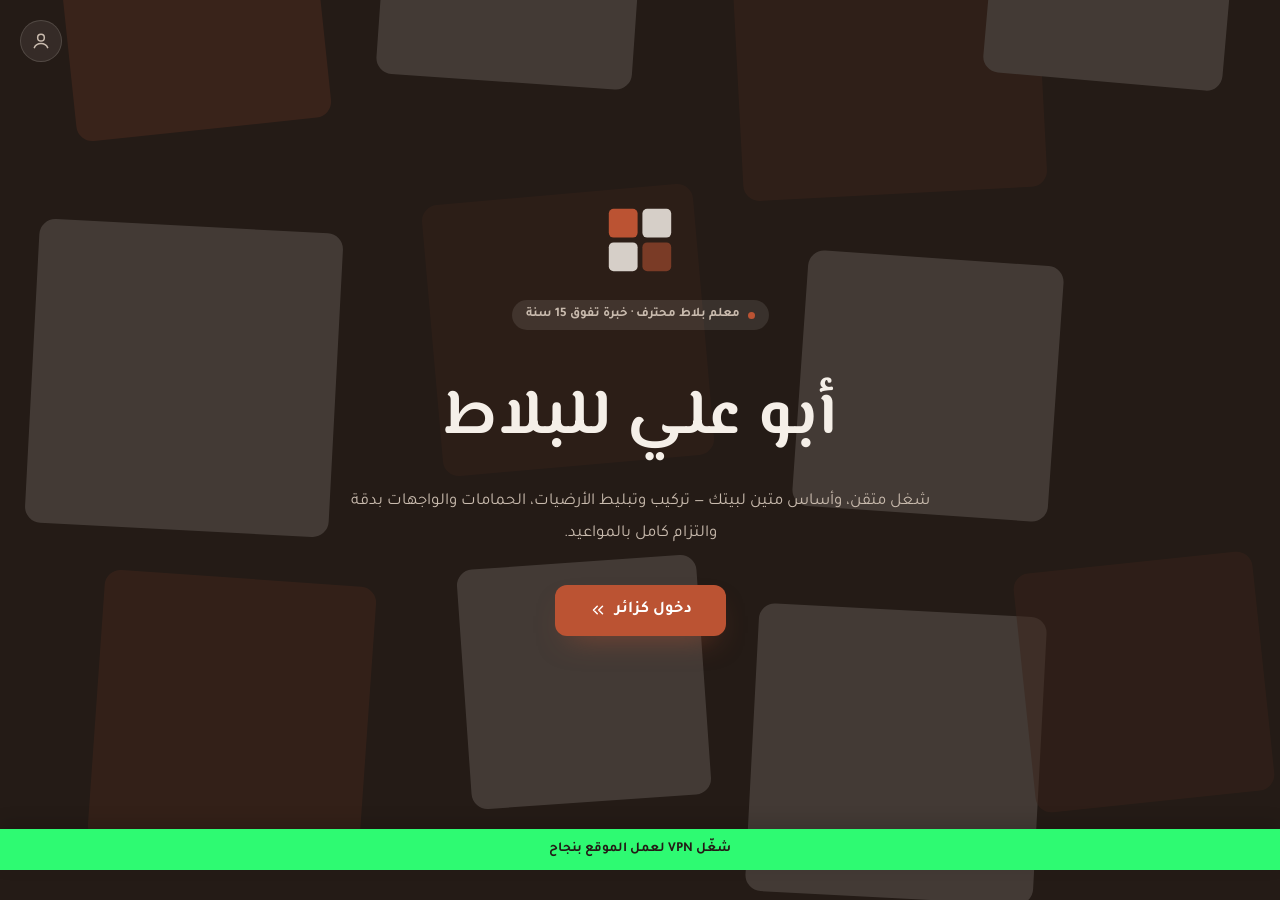
<file: index.html>
<!doctype html>
<html lang="ar" dir="rtl">
<head>
  <meta charset="UTF-8">
  <meta name="viewport" content="width=device-width, initial-scale=1.0">
  <title>أبو علي للبلاط | معلم بلاط محترف</title>
  <meta name="description" content="أبو علي للبلاط — تركيب وتبليط الأرضيات والحمامات والواجهات باحتراف، خبرة تفوق 15 سنة.">
  <link rel="stylesheet" href="css/style.css">
</head>
<body>

  <div class="splash-page">
    <svg class="splash-bg" viewBox="0 0 800 800" preserveAspectRatio="xMidYMid slice">
      <rect x="40" y="40" width="160" height="160" rx="10" style="fill:var(--accent)" transform="rotate(-6 120 120)"></rect>
      <rect x="240" y="10" width="160" height="160" rx="10" fill="#FBF7F2" transform="rotate(4 320 90)"></rect>
      <rect x="460" y="50" width="190" height="190" rx="10" style="fill:var(--accent)" opacity="0.55" transform="rotate(-3 555 145)"></rect>
      <rect x="620" y="20" width="150" height="150" rx="10" fill="#FBF7F2" transform="rotate(5 695 95)"></rect>
      <rect x="20" y="260" width="190" height="190" rx="10" fill="#FBF7F2" transform="rotate(3 115 355)"></rect>
      <rect x="270" y="240" width="170" height="170" rx="10" style="fill:var(--accent)" opacity="0.4" transform="rotate(-5 355 325)"></rect>
      <rect x="500" y="280" width="160" height="160" rx="10" fill="#FBF7F2" transform="rotate(4 580 360)"></rect>
      <rect x="60" y="480" width="170" height="170" rx="10" style="fill:var(--accent)" opacity="0.7" transform="rotate(4 145 565)"></rect>
      <rect x="290" y="470" width="150" height="150" rx="10" fill="#FBF7F2" transform="rotate(-4 365 545)"></rect>
      <rect x="470" y="500" width="180" height="180" rx="10" fill="#FBF7F2" transform="rotate(3 560 590)"></rect>
      <rect x="640" y="470" width="150" height="150" rx="10" style="fill:var(--accent)" opacity="0.5" transform="rotate(-6 715 545)"></rect>
    </svg>

    <button id="adminIconBtn" class="splash-admin-icon" type="button" aria-label="دخول كمدير" title="دخول كمدير">
      <svg width="20" height="20" viewBox="0 0 24 24" fill="none" stroke="currentColor" stroke-width="1.8" stroke-linecap="round" stroke-linejoin="round"><circle cx="12" cy="8" r="4"></circle><path d="M4 20c1.5-3.5 5-5 8-5s6.5 1.5 8 5"></path></svg>
    </button>

    <div class="splash-content reveal in-view">
      <svg class="splash-logo" width="72" height="72" viewBox="0 0 30 30" fill="none">
        <rect x="2" y="2" width="12" height="12" rx="2" style="fill:var(--accent)"></rect>
        <rect x="16" y="2" width="12" height="12" rx="2" fill="#F5EFE8" opacity="0.85"></rect>
        <rect x="2" y="16" width="12" height="12" rx="2" fill="#F5EFE8" opacity="0.85"></rect>
        <rect x="16" y="16" width="12" height="12" rx="2" style="fill:var(--accent)" opacity="0.55"></rect>
      </svg>

      <span class="badge-pill" style="background:rgba(245,239,232,0.1); color:var(--text-on-dark-mute);"><span class="dot"></span> معلم بلاط محترف · خبرة تفوق 15 سنة</span>

      <h1 class="splash-title">أبو علي للبلاط</h1>
      <p class="splash-tagline">شغل متقن، وأساس متين لبيتك — تركيب وتبليط الأرضيات، الحمامات والواجهات بدقة والتزام كامل بالمواعيد.</p>

      <a href="home.html" class="btn btn-primary splash-enter-btn">
        دخول كزائر
        <svg width="18" height="18" viewBox="0 0 24 24" fill="none" stroke="currentColor" stroke-width="2" stroke-linecap="round" stroke-linejoin="round"><path d="M11 17l-5-5 5-5M18 17l-5-5 5-5"></path></svg>
      </a>
    </div>

    <p class="vpn-banner">شغّل VPN لعمل الموقع بنجاح</p>
  </div>

  <div id="loginModal" class="modal-overlay" style="display:none;">
    <div class="modal-box">
      <h3>دخول المدير</h3>
      <form id="loginForm">
        <div class="form-field">
          <label for="loginUser">اسم المستخدم</label>
          <input id="loginUser" type="text" autocomplete="username" required>
        </div>
        <div class="form-field">
          <label for="loginPass">كلمة المرور</label>
          <input id="loginPass" type="password" autocomplete="current-password" required>
        </div>
        <div id="loginError" style="color:#B4231E; font-size:0.85rem; margin-bottom:10px; min-height:1.2em;"></div>
        <div style="display:flex; gap:10px;">
          <button type="submit" class="btn btn-primary" style="flex:1;">دخول</button>
          <button type="button" id="loginCancelBtn" class="btn btn-outline" style="flex:1;">إلغاء</button>
        </div>
      </form>
    </div>
  </div>

  <script src="js/script.js"></script>
</body>
</html>
</file>
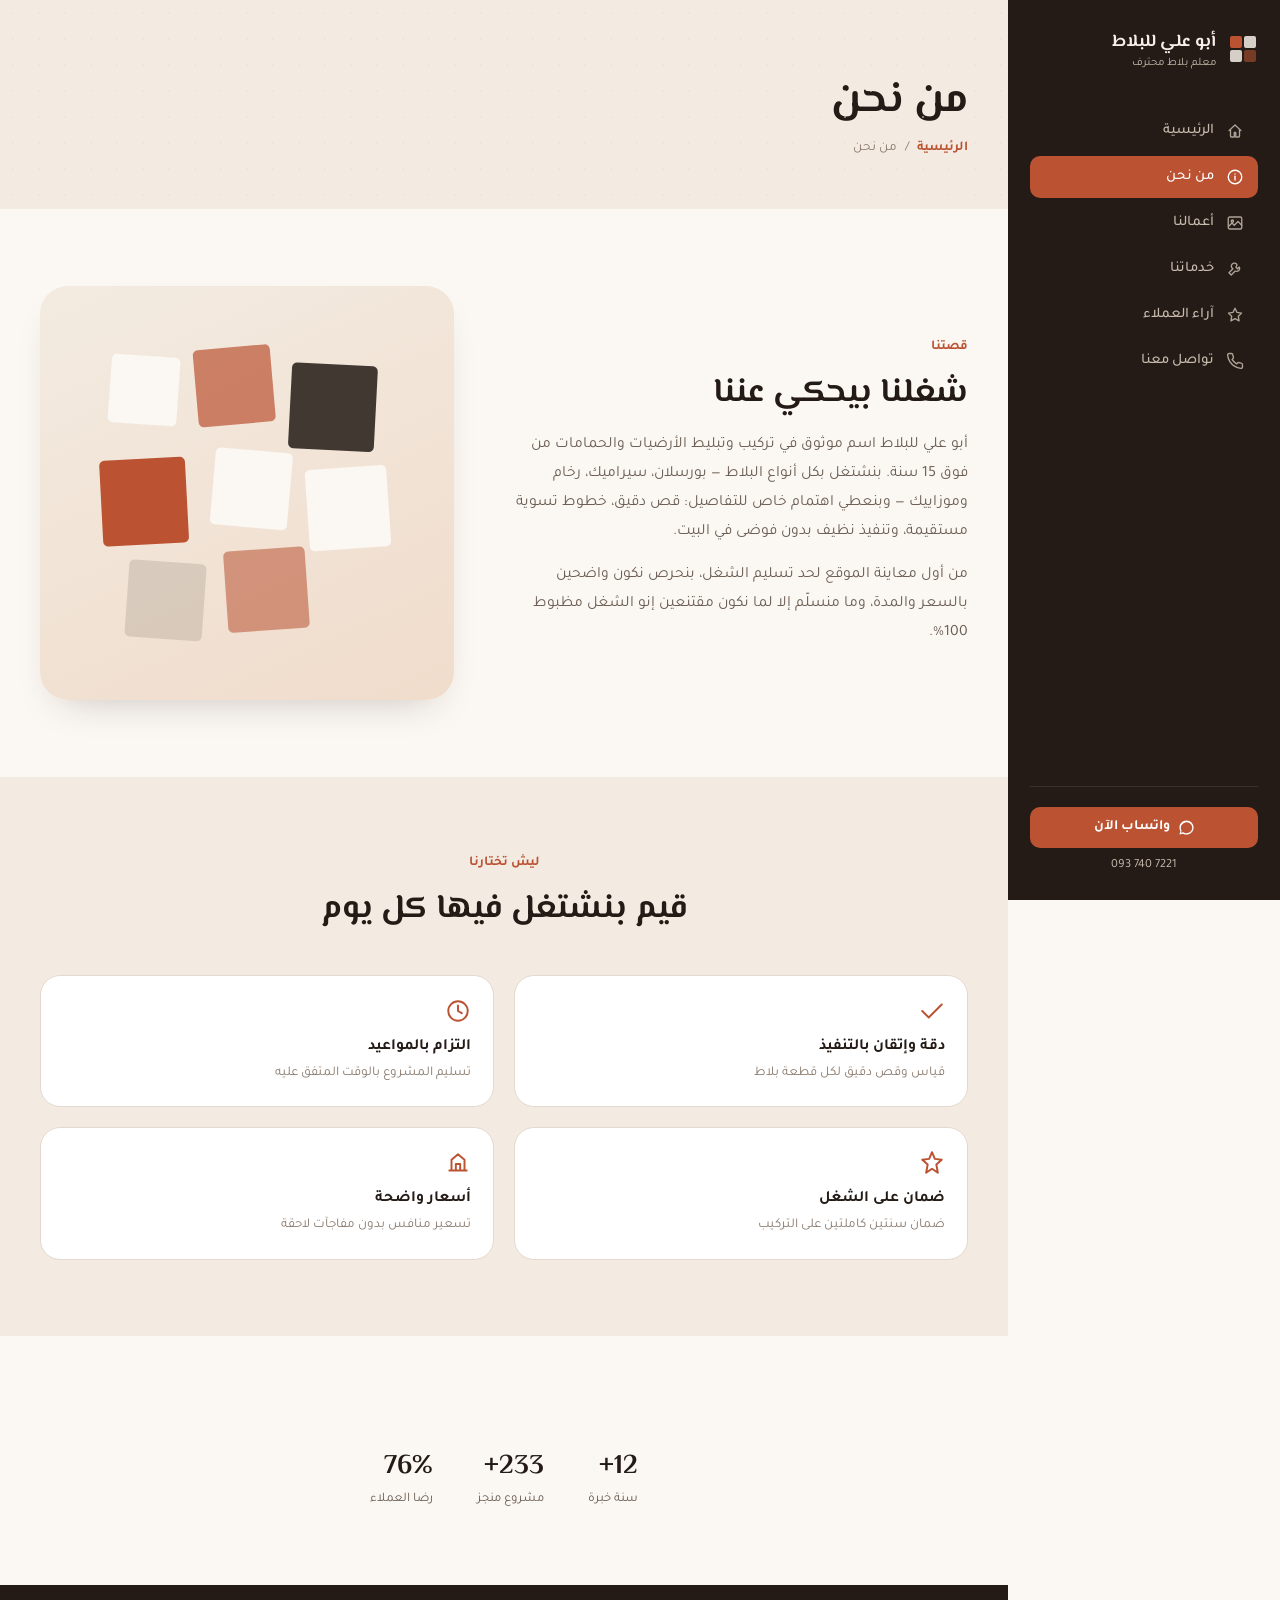
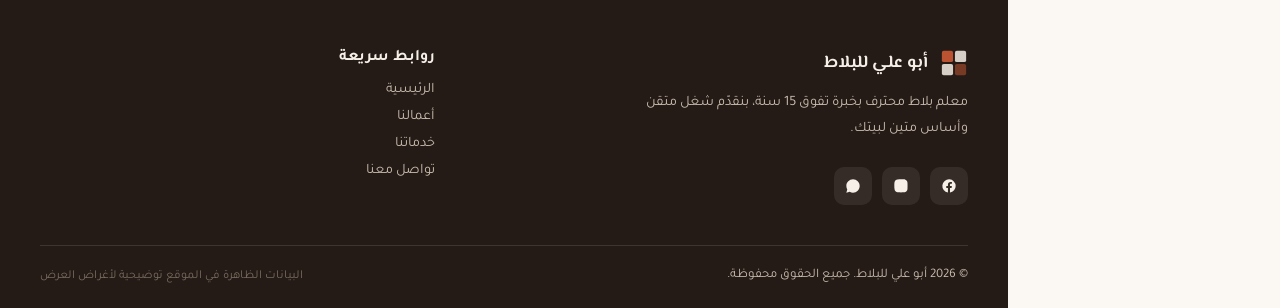
<file: about.html>
<!doctype html>
<html lang="ar" dir="rtl">
<head>
  <meta charset="UTF-8">
  <meta name="viewport" content="width=device-width, initial-scale=1.0">
  <title>من نحن | أبو علي للبلاط</title>
  <meta name="description" content="تعرّف على أبو علي للبلاط، معلم بلاط محترف بخبرة تفوق 15 سنة في تركيب وتبليط الأرضيات والحمامات والواجهات.">
  <link rel="stylesheet" href="css/style.css">
</head>
<body>

  <div class="layout">

    <!-- القائمة الجانبية -->
    <aside class="sidebar" id="sidebar">
      <a href="home.html" class="brand">
        <svg width="30" height="30" viewBox="0 0 30 30" fill="none">
          <rect x="2" y="2" width="12" height="12" rx="2" style="fill:var(--accent)"></rect>
          <rect x="16" y="2" width="12" height="12" rx="2" fill="#F5EFE8" opacity="0.85"></rect>
          <rect x="2" y="16" width="12" height="12" rx="2" fill="#F5EFE8" opacity="0.85"></rect>
          <rect x="16" y="16" width="12" height="12" rx="2" style="fill:var(--accent)" opacity="0.55"></rect>
        </svg>
        <span>
          <span class="brand-name">أبو علي للبلاط</span>
          <span class="brand-tag">معلم بلاط محترف</span>
        </span>
      </a>

      <nav class="sidebar-nav">
        <a href="home.html" class="nav-item">
          <svg width="18" height="18" viewBox="0 0 24 24" fill="none" stroke="currentColor" stroke-width="1.8" stroke-linecap="round" stroke-linejoin="round"><path d="M4 11.5L12 4l8 7.5"></path><path d="M6 10v9a1 1 0 0 0 1 1h4v-6h2v6h4a1 1 0 0 0 1-1v-9"></path></svg>
          الرئيسية
        </a>
        <a href="about.html" class="nav-item active">
          <svg width="18" height="18" viewBox="0 0 24 24" fill="none" stroke="currentColor" stroke-width="1.8" stroke-linecap="round" stroke-linejoin="round"><circle cx="12" cy="12" r="9"></circle><path d="M12 11v5"></path><path d="M12 8h.01"></path></svg>
          من نحن
        </a>
        <a href="gallery.html" class="nav-item">
          <svg width="18" height="18" viewBox="0 0 24 24" fill="none" stroke="currentColor" stroke-width="1.8" stroke-linecap="round" stroke-linejoin="round"><rect x="3" y="4" width="18" height="16" rx="2"></rect><circle cx="8.5" cy="9.5" r="1.5"></circle><path d="M21 15l-5-5-5 5-3-3-4 4"></path></svg>
          أعمالنا
        </a>
        <a href="services.html" class="nav-item">
          <svg width="18" height="18" viewBox="0 0 24 24" fill="none" stroke="currentColor" stroke-width="1.8" stroke-linecap="round" stroke-linejoin="round"><path d="M14.7 6.3a4 4 0 1 0-5.4 5.4L4 17l3 3 5.3-5.3a4 4 0 0 0 5.4-5.4l-2.4 2.4-2-2z"></path></svg>
          خدماتنا
        </a>
        <a href="testimonials.html" class="nav-item">
          <svg width="18" height="18" viewBox="0 0 24 24" fill="none" stroke="currentColor" stroke-width="1.8" stroke-linecap="round" stroke-linejoin="round"><path d="M12 3l2.7 5.6 6.1.9-4.4 4.3 1 6.1L12 16.9 6.6 19.9l1-6.1L3.2 9.5l6.1-.9z"></path></svg>
          آراء العملاء
        </a>
        <a href="contact.html" class="nav-item">
          <svg width="18" height="18" viewBox="0 0 24 24" fill="none" stroke="currentColor" stroke-width="1.8" stroke-linecap="round" stroke-linejoin="round"><path d="M22 16.92v3a2 2 0 0 1-2.18 2 19.79 19.79 0 0 1-8.63-3.07 19.5 19.5 0 0 1-6-6 19.79 19.79 0 0 1-3.07-8.67A2 2 0 0 1 4.11 2h3a2 2 0 0 1 2 1.72c.127.96.362 1.903.7 2.81a2 2 0 0 1-.45 2.11L8.09 9.91a16 16 0 0 0 6 6l1.27-1.27a2 2 0 0 1 2.11-.45c.907.338 1.85.573 2.81.7A2 2 0 0 1 22 16.92z"></path></svg>
          تواصل معنا
        </a>
      </nav>

      <div class="sidebar-bottom">
        <a href="https://wa.me/963937407221" target="_blank" rel="noopener" class="whatsapp-btn">
          <svg width="17" height="17" viewBox="0 0 24 24" fill="#fff"><path d="M12.02 2C6.5 2 2.02 6.48 2.02 12c0 1.85.5 3.58 1.36 5.07L2 22l5.08-1.33A9.96 9.96 0 0 0 12.02 22c5.52 0 10-4.48 10-10S17.54 2 12.02 2zm0 18.1c-1.65 0-3.2-.46-4.52-1.26l-.32-.19-3.02.79.8-2.94-.21-.31A8.1 8.1 0 1 1 20.12 12c0 4.47-3.63 8.1-8.1 8.1z"></path></svg>
          واتساب الآن
        </a>
        <span class="phone-note">093 740 7221</span>
      </div>
    </aside>

    <button class="menu-toggle" id="menuToggle" aria-label="فتح القائمة">
      <svg width="20" height="20" viewBox="0 0 24 24" fill="none" stroke="currentColor" stroke-width="2" stroke-linecap="round"><path d="M3 6h18M3 12h18M3 18h18"></path></svg>
    </button>
    <div class="overlay" id="overlay"></div>

    <!-- المحتوى -->
    <main class="main-content">

      <div class="page-hero">
        <div class="container">
          <h1 class="hero-title" style="font-size:clamp(1.8rem,3.4vw,2.6rem);">من نحن</h1>
          <div class="breadcrumb"><a href="home.html">الرئيسية</a><span>/</span><span>من نحن</span></div>
        </div>
      </div>

      <section class="section">
        <div class="container hero-grid">
          <div class="reveal">
            <span class="eyebrow">قصتنا</span>
            <h2 class="section-title">شغلنا بيحكي عننا</h2>
            <p class="section-desc">
              أبو علي للبلاط اسم موثوق في تركيب وتبليط الأرضيات والحمامات من فوق 15 سنة. بنشتغل بكل أنواع البلاط — بورسلان، سيراميك، رخام وموزاييك — وبنعطي اهتمام خاص للتفاصيل: قص دقيق، خطوط تسوية مستقيمة، وتنفيذ نظيف بدون فوضى في البيت.
            </p>
            <p class="section-desc" style="margin-top:14px;">
              من أول معاينة الموقع لحد تسليم الشغل، بنحرص نكون واضحين بالسعر والمدة، وما منسلّم إلا لما نكون مقتنعين إنو الشغل مظبوط 100%.
            </p>
          </div>
          <div class="hero-visual-wrap reveal reveal-delay-1">
            <svg viewBox="0 0 380 380">
              <rect x="30" y="30" width="80" height="80" rx="6" fill="#FBF7F2" transform="rotate(4 70 70)"></rect>
              <rect x="130" y="20" width="90" height="90" rx="6" style="fill:var(--accent)" opacity="0.7" transform="rotate(-5 175 65)"></rect>
              <rect x="240" y="40" width="100" height="100" rx="6" fill="#241B16" opacity="0.85" transform="rotate(3 290 90)"></rect>
              <rect x="20" y="150" width="100" height="100" rx="6" style="fill:var(--accent)" transform="rotate(-3 70 200)"></rect>
              <rect x="150" y="140" width="90" height="90" rx="6" fill="#FBF7F2" transform="rotate(5 195 185)"></rect>
              <rect x="260" y="160" width="95" height="95" rx="6" fill="#FBF7F2" transform="rotate(-4 307 207)"></rect>
              <rect x="50" y="270" width="90" height="90" rx="6" fill="#241B16" opacity="0.12" transform="rotate(4 95 315)"></rect>
              <rect x="165" y="255" width="95" height="95" rx="6" style="fill:var(--accent)" opacity="0.55" transform="rotate(-4 212 302)"></rect>
            </svg>
          </div>
        </div>
      </section>

      <section class="section section-alt">
        <div class="container">
          <div class="section-head center reveal">
            <span class="eyebrow">ليش تختارنا</span>
            <h2 class="section-title">قيم بنشتغل فيها كل يوم</h2>
          </div>
          <div class="grid-2" style="grid-template-columns:repeat(2,1fr);">
            <div class="card why-card reveal">
              <svg width="26" height="26" viewBox="0 0 24 24" fill="none" stroke="var(--accent)" stroke-width="1.8" stroke-linecap="round" stroke-linejoin="round"><path d="M3 12l6 6L21 6"></path></svg>
              <div class="title">دقة وإتقان بالتنفيذ</div>
              <div class="desc">قياس وقص دقيق لكل قطعة بلاط</div>
            </div>
            <div class="card why-card reveal reveal-delay-1">
              <svg width="26" height="26" viewBox="0 0 24 24" fill="none" stroke="var(--accent)" stroke-width="1.8" stroke-linecap="round" stroke-linejoin="round"><circle cx="12" cy="12" r="9"></circle><path d="M12 7v5l3.5 2"></path></svg>
              <div class="title">التزام بالمواعيد</div>
              <div class="desc">تسليم المشروع بالوقت المتفق عليه</div>
            </div>
            <div class="card why-card reveal reveal-delay-2">
              <svg width="26" height="26" viewBox="0 0 24 24" fill="none" stroke="var(--accent)" stroke-width="1.8" stroke-linecap="round" stroke-linejoin="round"><path d="M12 2l2.6 6.2L21 9l-5 4.4L17.4 21 12 17.3 6.6 21 8 13.4 3 9l6.4-.8z"></path></svg>
              <div class="title">ضمان على الشغل</div>
              <div class="desc">ضمان سنتين كاملتين على التركيب</div>
            </div>
            <div class="card why-card reveal reveal-delay-3">
              <svg width="26" height="26" viewBox="0 0 24 24" fill="none" stroke="var(--accent)" stroke-width="1.8" stroke-linecap="round" stroke-linejoin="round"><path d="M4 19h16M6 19V9l6-5 6 5v10M10 19v-6h4v6"></path></svg>
              <div class="title">أسعار واضحة</div>
              <div class="desc">تسعير منافس بدون مفاجآت لاحقة</div>
            </div>
          </div>
        </div>
      </section>

      <section class="section">
        <div class="container">
          <div class="stats-row reveal" style="border-top:none; margin-top:0; justify-content:center; grid-template-columns:repeat(3,auto);">
            <div><div class="stat-num" data-count="15" data-suffix="+">0</div><div class="stat-label">سنة خبرة</div></div>
            <div><div class="stat-num" data-count="300" data-suffix="+">0</div><div class="stat-label">مشروع منجز</div></div>
            <div><div class="stat-num" data-count="98" data-suffix="%">0</div><div class="stat-label">رضا العملاء</div></div>
          </div>
        </div>
      </section>

      <!-- الفوتر -->
      <footer class="site-footer">
        <div class="container">
          <div class="grid-2" style="grid-template-columns:1.3fr 1fr;">
            <div>
              <div class="brand" style="margin-bottom:14px;">
                <svg width="28" height="28" viewBox="0 0 30 30" fill="none">
                  <rect x="2" y="2" width="12" height="12" rx="2" style="fill:var(--accent)"></rect>
                  <rect x="16" y="2" width="12" height="12" rx="2" fill="#F5EFE8" opacity="0.85"></rect>
                  <rect x="2" y="16" width="12" height="12" rx="2" fill="#F5EFE8" opacity="0.85"></rect>
                  <rect x="16" y="16" width="12" height="12" rx="2" style="fill:var(--accent)" opacity="0.55"></rect>
                </svg>
                <span class="brand-name">أبو علي للبلاط</span>
              </div>
              <p style="color:var(--text-on-dark-mute); font-size:0.9rem; line-height:1.8; max-width:360px;">معلم بلاط محترف بخبرة تفوق 15 سنة، بنقدّم شغل متقن وأساس متين لبيتك.</p>
              <div class="social-row">
                <a href="#" aria-label="فيسبوك" class="social-btn"><svg width="16" height="16" viewBox="0 0 24 24" fill="#F5EFE8"><path d="M22 12a10 10 0 1 0-11.6 9.9v-7H7.9V12h2.5V9.8c0-2.5 1.5-3.9 3.8-3.9 1.1 0 2.2.2 2.2.2v2.4h-1.3c-1.2 0-1.6.8-1.6 1.6V12h2.8l-.4 2.9h-2.4v7A10 10 0 0 0 22 12z"></path></svg></a>
                <a href="#" aria-label="إنستغرام" class="social-btn"><svg width="16" height="16" viewBox="0 0 24 24" fill="#F5EFE8"><path d="M12 2c2.7 0 3.1 0 4.1.06 1.1.05 1.8.2 2.4.45.7.27 1.2.6 1.7 1.1.5.5.87 1 1.1 1.7.24.6.4 1.3.45 2.4.05 1 .06 1.4.06 4.1s0 3.1-.06 4.1c-.05 1.1-.2 1.8-.45 2.4-.27.7-.6 1.2-1.1 1.7-.5.5-1 .87-1.7 1.1-.6.24-1.3.4-2.4.45-1 .05-1.4.06-4.1.06s-3.1 0-4.1-.06c-1.1-.05-1.8-.2-2.4-.45a4.6 4.6 0 0 1-1.7-1.1 4.6 4.6 0 0 1-1.1-1.7c-.24-.6-.4-1.3-.45-2.4C2 15.1 2 14.7 2 12s0-3.1.06-4.1c.05-1.1.2-1.8.45-2.4.27-.7.6-1.2 1.1-1.7.5-.5 1-.87 1.7-1.1.6-.24 1.3-.4 2.4-.45C8.9 2 9.3 2 12 2zm0 5a5 5 0 1 1 0 10 5 5 0 0 1 0-10zm0 2a3 3 0 1 0 0 6 3 3 0 0 0 0-6zm5.1-3.5a1.15 1.15 0 1 1 0 2.3 1.15 1.15 0 0 1 0-2.3z"></path></svg></a>
                <a href="https://wa.me/963937407221" target="_blank" rel="noopener" aria-label="واتساب" class="social-btn"><svg width="16" height="16" viewBox="0 0 24 24" fill="#F5EFE8"><path d="M12.02 2C6.5 2 2.02 6.48 2.02 12c0 1.85.5 3.58 1.36 5.07L2 22l5.08-1.33A9.96 9.96 0 0 0 12.02 22c5.52 0 10-4.48 10-10S17.54 2 12.02 2z"></path></svg></a>
              </div>
            </div>
            <div>
              <div style="font-weight:700; margin-bottom:14px;">روابط سريعة</div>
              <ul style="display:flex; flex-direction:column; gap:10px; font-size:0.9rem; color:var(--text-on-dark-mute);">
                <li><a href="home.html">الرئيسية</a></li>
                <li><a href="gallery.html">أعمالنا</a></li>
                <li><a href="services.html">خدماتنا</a></li>
                <li><a href="contact.html">تواصل معنا</a></li>
              </ul>
            </div>
          </div>
          <div class="footer-bottom">
            <span class="footer-copy">© 2026 أبو علي للبلاط. جميع الحقوق محفوظة.</span>
            <span class="footer-note">البيانات الظاهرة في الموقع توضيحية لأغراض العرض</span>
          </div>
        </div>
      </footer>

    </main>
  </div>

  <script src="js/script.js"></script>
</body>
</html>
</file>
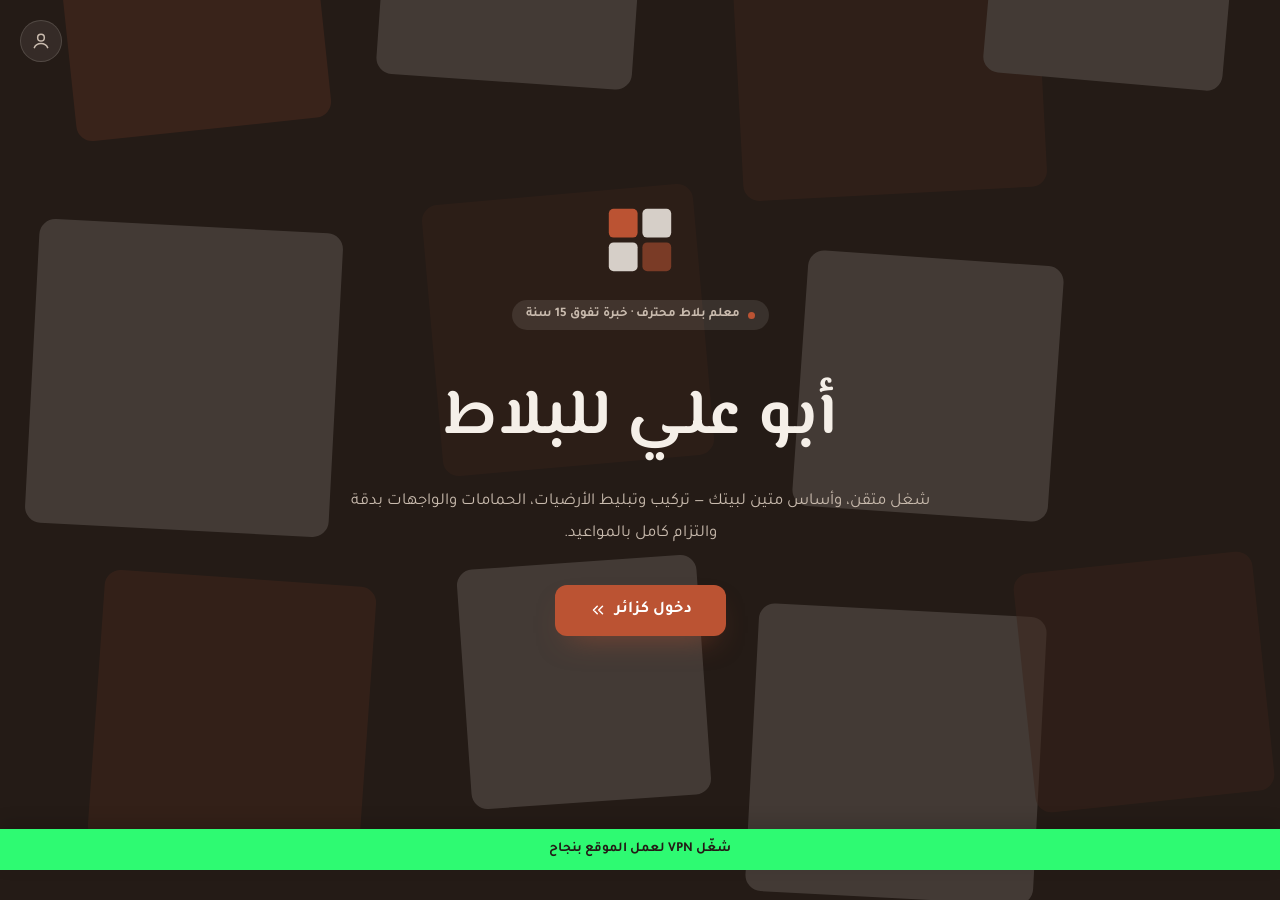
<file: admin-testimonials.html>
<!doctype html>
<html lang="ar" dir="rtl">
<head>
  <meta charset="UTF-8">
  <meta name="viewport" content="width=device-width, initial-scale=1.0">
  <title>إدارة آراء العملاء | أبو علي للبلاط</title>
  <link rel="stylesheet" href="css/style.css">
</head>
<body>

  <header class="admin-topbar">
    <div class="brand">
      <svg width="28" height="28" viewBox="0 0 30 30" fill="none">
        <rect x="2" y="2" width="12" height="12" rx="2" style="fill:var(--accent)"></rect>
        <rect x="16" y="2" width="12" height="12" rx="2" fill="#F5EFE8" opacity="0.85"></rect>
        <rect x="2" y="16" width="12" height="12" rx="2" fill="#F5EFE8" opacity="0.85"></rect>
        <rect x="16" y="16" width="12" height="12" rx="2" style="fill:var(--accent)" opacity="0.55"></rect>
      </svg>
      <span class="brand-name" style="color:var(--text-on-dark);">لوحة تحكم — آراء العملاء</span>
    </div>
    <div style="display:flex; gap:10px; flex-wrap:wrap;">
      <a href="home.html" class="btn btn-outline" style="border-color:rgba(245,239,232,.25); color:var(--text-on-dark);">عرض الموقع</a>
      <a href="admin.html" class="btn btn-outline" style="border-color:rgba(245,239,232,.25); color:var(--text-on-dark);">إدارة الأعمال</a>
      <button id="adminLogoutBtn" class="btn btn-primary" type="button">تسجيل خروج</button>
    </div>
  </header>

  <main class="container" style="padding:clamp(32px,5vw,56px) clamp(20px,5vw,32px);">

    <div class="form-card" style="max-width:480px; margin:0 auto 56px;">
      <h2 id="testiFormTitle" style="font-family:'El Messiri',sans-serif; font-size:1.3rem; margin-bottom:22px; color:var(--dark);">إضافة رأي عميل</h2>
      <form id="addTestimonialForm">
        <div class="form-field">
          <label for="testiName">اسم العميل</label>
          <input id="testiName" type="text" placeholder="مثال: أبو خالد" required>
        </div>
        <div class="form-field">
          <label for="testiLocation">المنطقة</label>
          <input id="testiLocation" type="text" placeholder="مثال: عمّان">
        </div>
        <div class="form-field">
          <label for="testiRating">التقييم</label>
          <select id="testiRating">
            <option value="5">5 نجوم (ممتاز)</option>
            <option value="4">4 نجوم</option>
            <option value="3">3 نجوم</option>
            <option value="2">نجمتان</option>
            <option value="1">نجمة واحدة</option>
          </select>
        </div>
        <div class="form-field">
          <label for="testiQuote">نص الرأي</label>
          <textarea id="testiQuote" rows="4" placeholder="اكتب رأي العميل هون..." required></textarea>
        </div>
        <div style="display:flex; gap:10px;">
          <button type="submit" id="testiSubmitBtn" class="btn btn-primary" style="flex:1;">نشر الرأي</button>
          <button type="button" id="testiCancelEditBtn" class="btn btn-outline" style="display:none;">إلغاء التعديل</button>
        </div>
        <div id="addTestimonialNote" class="form-note"></div>
      </form>
    </div>

    <h3 style="text-align:center; font-family:'El Messiri',sans-serif; font-size:1.15rem; color:var(--dark); margin-bottom:24px;">الآراء المنشورة</h3>
    <div class="grid-3" id="testimonialsGrid"></div>
    <p id="testimonialsEmpty" class="section-desc" style="text-align:center; display:none;">لسا ما في آراء مضافة</p>

  </main>

  <script src="js/script.js"></script>
</body>
</html>
</file>
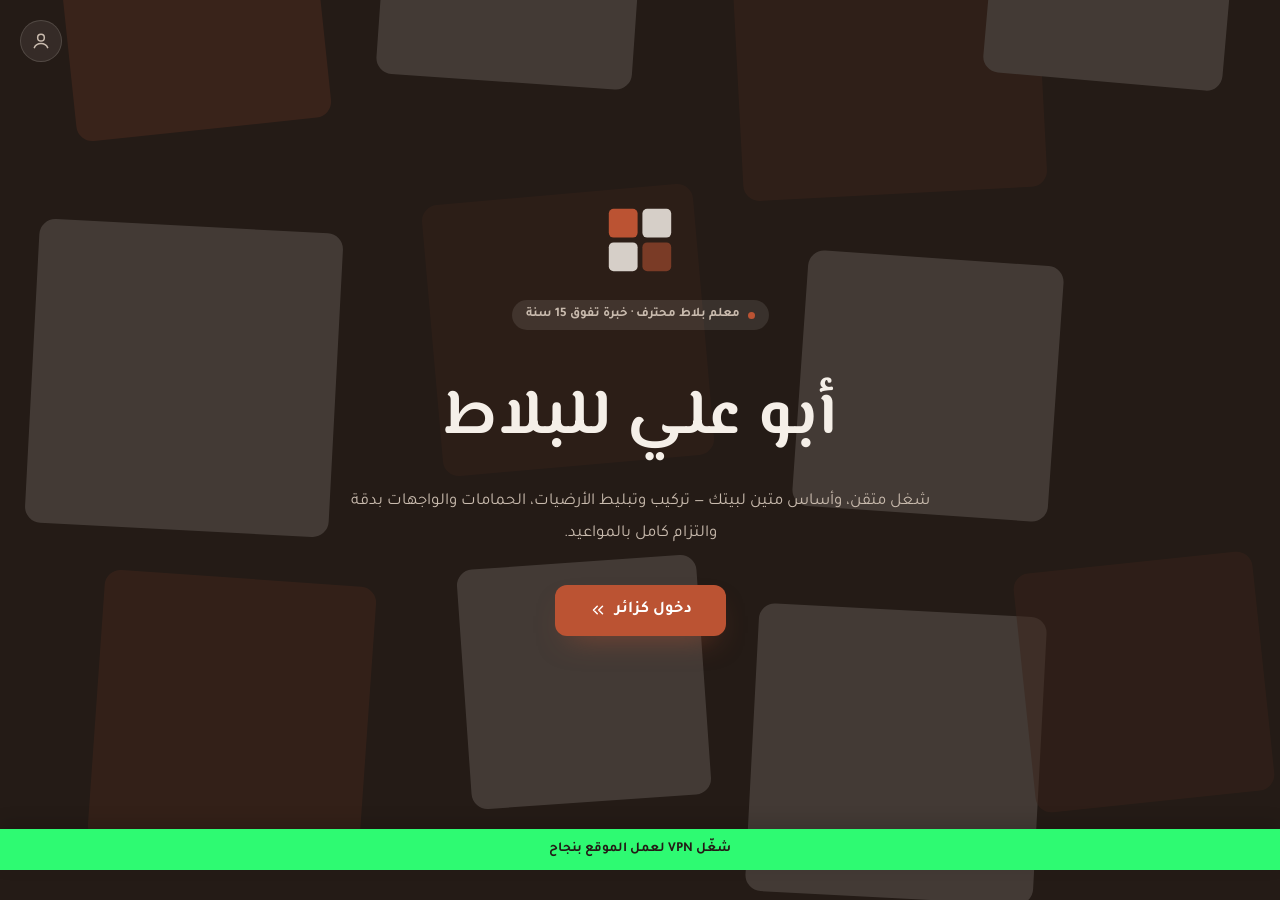
<file: admin.html>
<!doctype html>
<html lang="ar" dir="rtl">
<head>
  <meta charset="UTF-8">
  <meta name="viewport" content="width=device-width, initial-scale=1.0">
  <title>لوحة تحكم المدير | أبو علي للبلاط</title>
  <link rel="stylesheet" href="css/style.css">
</head>
<body>

  <header class="admin-topbar">
    <div class="brand">
      <svg width="28" height="28" viewBox="0 0 30 30" fill="none">
        <rect x="2" y="2" width="12" height="12" rx="2" style="fill:var(--accent)"></rect>
        <rect x="16" y="2" width="12" height="12" rx="2" fill="#F5EFE8" opacity="0.85"></rect>
        <rect x="2" y="16" width="12" height="12" rx="2" fill="#F5EFE8" opacity="0.85"></rect>
        <rect x="16" y="16" width="12" height="12" rx="2" style="fill:var(--accent)" opacity="0.55"></rect>
      </svg>
      <span class="brand-name" style="color:var(--text-on-dark);">لوحة تحكم — أبو علي للبلاط</span>
    </div>
    <div style="display:flex; gap:10px; flex-wrap:wrap;">
      <a href="home.html" class="btn btn-outline" style="border-color:rgba(245,239,232,.25); color:var(--text-on-dark);">عرض الموقع</a>
      <a href="gallery.html" class="btn btn-outline" style="border-color:rgba(245,239,232,.25); color:var(--text-on-dark);">معرض الأعمال</a>
      <a href="admin-testimonials.html" class="btn btn-outline" style="border-color:rgba(245,239,232,.25); color:var(--text-on-dark);">إدارة آراء العملاء</a>
      <button id="adminLogoutBtn" class="btn btn-primary" type="button">تسجيل خروج</button>
    </div>
  </header>

  <main class="container" style="padding:clamp(32px,5vw,56px) clamp(20px,5vw,32px);">

    <div class="card" style="max-width:280px; margin:0 auto 40px; padding:20px; text-align:center;">
      <div style="font-size:0.82rem; color:var(--ink-mute); margin-bottom:6px;">عدد الزوار</div>
      <div id="visitorCount" style="font-family:'El Messiri',sans-serif; font-weight:700; font-size:1.8rem; color:var(--accent);">...</div>
    </div>

    <div class="form-card" style="max-width:480px; margin:0 auto 56px;">
      <h2 id="workFormTitle" style="font-family:'El Messiri',sans-serif; font-size:1.3rem; margin-bottom:6px; color:var(--dark);">إضافة عمل جديد</h2>
      <p style="font-size:0.84rem; color:var(--ink-mute); margin-bottom:22px;">تاريخ النشر بينحط تلقائيًا لحظة الإضافة</p>
      <form id="addWorkForm">
        <div class="form-field">
          <label for="workTitle">عنوان العمل (اختياري)</label>
          <input id="workTitle" type="text" placeholder="مثال: أرضية صالة - بورسلان">
        </div>
        <div class="form-field">
          <label for="workDesc">وصف العمل</label>
          <textarea id="workDesc" rows="3" placeholder="تفاصيل إضافية عن المشروع (اختياري)"></textarea>
        </div>
        <div class="form-field">
          <label for="workImage">صورة العمل</label>
          <input id="workImage" type="file" accept="image/*">
          <span id="workImageNote" style="font-size:0.78rem; color:var(--ink-mute); display:none;">اترك الحقل فاضي إذا ما بدك تغيّر الصورة الحالية</span>
        </div>
        <div style="display:flex; gap:10px;">
          <button type="submit" id="workSubmitBtn" class="btn btn-primary" style="flex:1;">نشر العمل</button>
          <button type="button" id="workCancelEditBtn" class="btn btn-outline" style="display:none;">إلغاء التعديل</button>
        </div>
        <div id="addWorkNote" class="form-note"></div>
      </form>
    </div>

    <h3 style="text-align:center; font-family:'El Messiri',sans-serif; font-size:1.15rem; color:var(--dark); margin-bottom:24px;">الأعمال المنشورة</h3>
    <p id="galleryLoading" class="section-desc" style="text-align:center; margin-bottom:12px;">جاري تحميل الصور...</p>
    <div class="grid-3" id="galleryGrid"></div>
    <p id="galleryEmpty" class="section-desc" style="text-align:center; display:none;">لسا ما في أعمال مضافة</p>
    <div id="galleryScrollSentinel"></div>

  </main>

  <script src="js/script.js"></script>
</body>
</html>
</file>
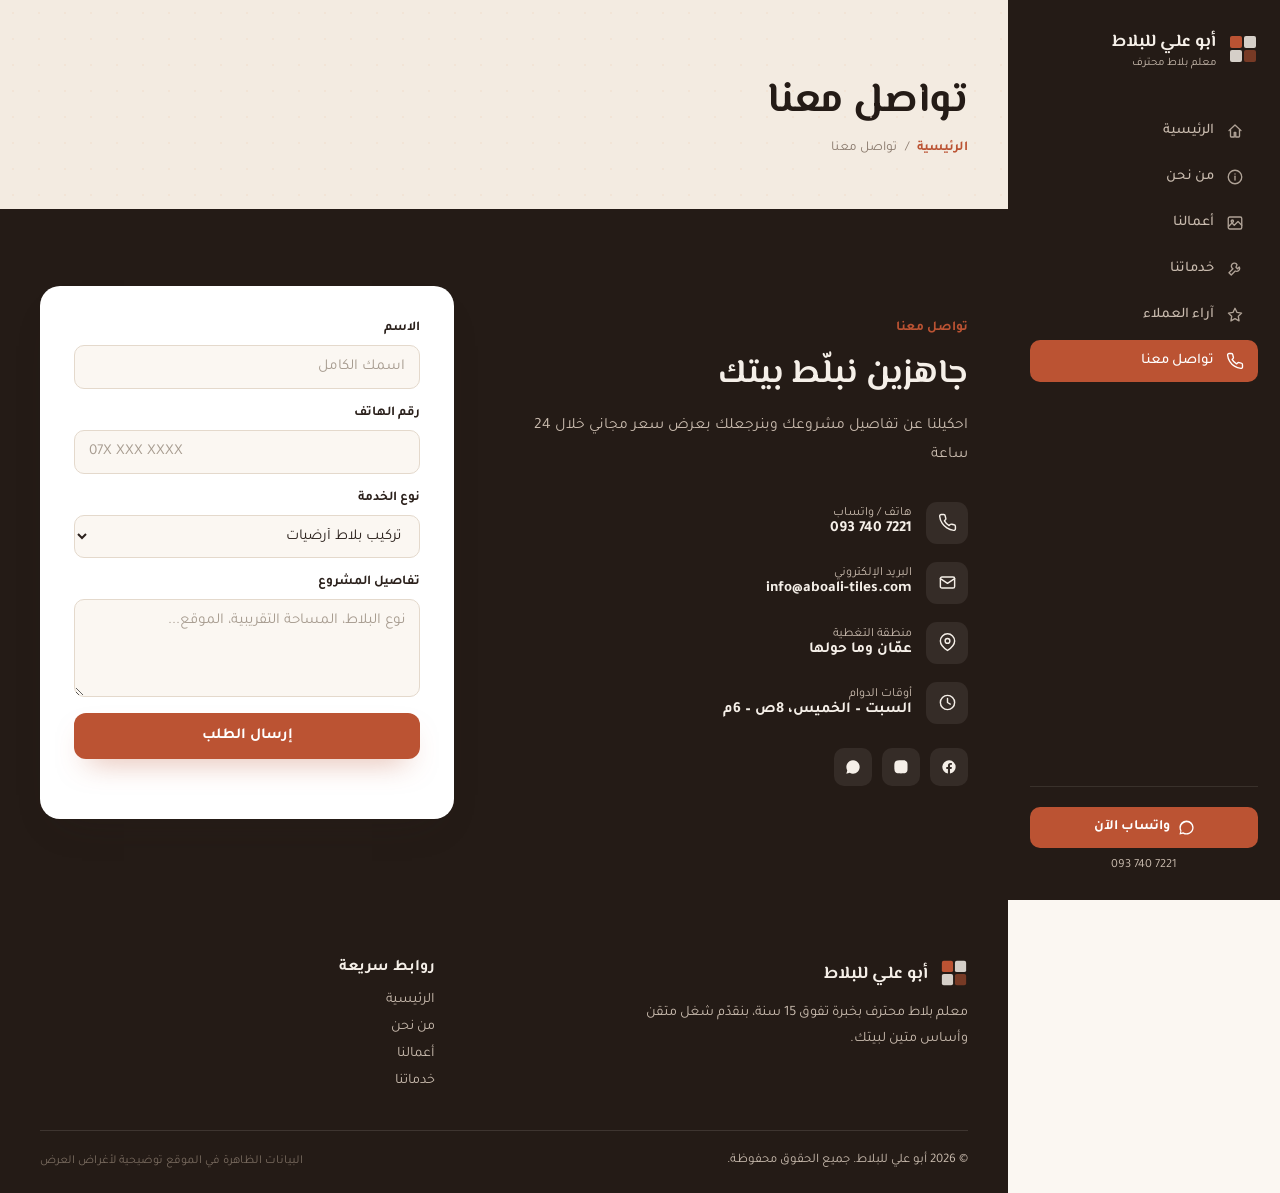
<file: contact.html>
<!doctype html>
<html lang="ar" dir="rtl">
<head>
  <meta charset="UTF-8">
  <meta name="viewport" content="width=device-width, initial-scale=1.0">
  <title>تواصل معنا | أبو علي للبلاط</title>
  <meta name="description" content="تواصل مع أبو علي للبلاط للحصول على عرض سعر مجاني لمشروع تركيب أو تبليط بيتك.">
  <link rel="stylesheet" href="css/style.css">
</head>
<body>

  <div class="layout">

    <!-- القائمة الجانبية -->
    <aside class="sidebar" id="sidebar">
      <a href="home.html" class="brand">
        <svg width="30" height="30" viewBox="0 0 30 30" fill="none">
          <rect x="2" y="2" width="12" height="12" rx="2" style="fill:var(--accent)"></rect>
          <rect x="16" y="2" width="12" height="12" rx="2" fill="#F5EFE8" opacity="0.85"></rect>
          <rect x="2" y="16" width="12" height="12" rx="2" fill="#F5EFE8" opacity="0.85"></rect>
          <rect x="16" y="16" width="12" height="12" rx="2" style="fill:var(--accent)" opacity="0.55"></rect>
        </svg>
        <span>
          <span class="brand-name">أبو علي للبلاط</span>
          <span class="brand-tag">معلم بلاط محترف</span>
        </span>
      </a>

      <nav class="sidebar-nav">
        <a href="home.html" class="nav-item">
          <svg width="18" height="18" viewBox="0 0 24 24" fill="none" stroke="currentColor" stroke-width="1.8" stroke-linecap="round" stroke-linejoin="round"><path d="M4 11.5L12 4l8 7.5"></path><path d="M6 10v9a1 1 0 0 0 1 1h4v-6h2v6h4a1 1 0 0 0 1-1v-9"></path></svg>
          الرئيسية
        </a>
        <a href="about.html" class="nav-item">
          <svg width="18" height="18" viewBox="0 0 24 24" fill="none" stroke="currentColor" stroke-width="1.8" stroke-linecap="round" stroke-linejoin="round"><circle cx="12" cy="12" r="9"></circle><path d="M12 11v5"></path><path d="M12 8h.01"></path></svg>
          من نحن
        </a>
        <a href="gallery.html" class="nav-item">
          <svg width="18" height="18" viewBox="0 0 24 24" fill="none" stroke="currentColor" stroke-width="1.8" stroke-linecap="round" stroke-linejoin="round"><rect x="3" y="4" width="18" height="16" rx="2"></rect><circle cx="8.5" cy="9.5" r="1.5"></circle><path d="M21 15l-5-5-5 5-3-3-4 4"></path></svg>
          أعمالنا
        </a>
        <a href="services.html" class="nav-item">
          <svg width="18" height="18" viewBox="0 0 24 24" fill="none" stroke="currentColor" stroke-width="1.8" stroke-linecap="round" stroke-linejoin="round"><path d="M14.7 6.3a4 4 0 1 0-5.4 5.4L4 17l3 3 5.3-5.3a4 4 0 0 0 5.4-5.4l-2.4 2.4-2-2z"></path></svg>
          خدماتنا
        </a>
        <a href="testimonials.html" class="nav-item">
          <svg width="18" height="18" viewBox="0 0 24 24" fill="none" stroke="currentColor" stroke-width="1.8" stroke-linecap="round" stroke-linejoin="round"><path d="M12 3l2.7 5.6 6.1.9-4.4 4.3 1 6.1L12 16.9 6.6 19.9l1-6.1L3.2 9.5l6.1-.9z"></path></svg>
          آراء العملاء
        </a>
        <a href="contact.html" class="nav-item active">
          <svg width="18" height="18" viewBox="0 0 24 24" fill="none" stroke="currentColor" stroke-width="1.8" stroke-linecap="round" stroke-linejoin="round"><path d="M22 16.92v3a2 2 0 0 1-2.18 2 19.79 19.79 0 0 1-8.63-3.07 19.5 19.5 0 0 1-6-6 19.79 19.79 0 0 1-3.07-8.67A2 2 0 0 1 4.11 2h3a2 2 0 0 1 2 1.72c.127.96.362 1.903.7 2.81a2 2 0 0 1-.45 2.11L8.09 9.91a16 16 0 0 0 6 6l1.27-1.27a2 2 0 0 1 2.11-.45c.907.338 1.85.573 2.81.7A2 2 0 0 1 22 16.92z"></path></svg>
          تواصل معنا
        </a>
      </nav>

      <div class="sidebar-bottom">
        <a href="https://wa.me/963937407221" target="_blank" rel="noopener" class="whatsapp-btn">
          <svg width="17" height="17" viewBox="0 0 24 24" fill="#fff"><path d="M12.02 2C6.5 2 2.02 6.48 2.02 12c0 1.85.5 3.58 1.36 5.07L2 22l5.08-1.33A9.96 9.96 0 0 0 12.02 22c5.52 0 10-4.48 10-10S17.54 2 12.02 2zm0 18.1c-1.65 0-3.2-.46-4.52-1.26l-.32-.19-3.02.79.8-2.94-.21-.31A8.1 8.1 0 1 1 20.12 12c0 4.47-3.63 8.1-8.1 8.1z"></path></svg>
          واتساب الآن
        </a>
        <span class="phone-note">093 740 7221</span>
      </div>
    </aside>

    <button class="menu-toggle" id="menuToggle" aria-label="فتح القائمة">
      <svg width="20" height="20" viewBox="0 0 24 24" fill="none" stroke="currentColor" stroke-width="2" stroke-linecap="round"><path d="M3 6h18M3 12h18M3 18h18"></path></svg>
    </button>
    <div class="overlay" id="overlay"></div>

    <!-- المحتوى -->
    <main class="main-content">

      <div class="page-hero">
        <div class="container">
          <h1 class="hero-title" style="font-size:clamp(1.8rem,3.4vw,2.6rem);">تواصل معنا</h1>
          <div class="breadcrumb"><a href="home.html">الرئيسية</a><span>/</span><span>تواصل معنا</span></div>
        </div>
      </div>

      <section class="section" style="background:var(--dark); color:var(--text-on-dark);">
        <div class="container hero-grid">

          <div class="reveal">
            <span class="eyebrow" style="color:var(--accent);">تواصل معنا</span>
            <h2 class="section-title" style="color:var(--text-on-dark);">جاهزين نبلّط بيتك</h2>
            <p class="section-desc" style="color:var(--text-on-dark-mute); max-width:440px;">
              احكيلنا عن تفاصيل مشروعك وبنرجعلك بعرض سعر مجاني خلال 24 ساعة
            </p>

            <div style="display:flex; flex-direction:column; gap:18px; margin-top:32px;">
              <div class="contact-info-row">
                <div class="icon">
                  <svg width="19" height="19" viewBox="0 0 24 24" fill="none" stroke="#F5EFE8" stroke-width="1.8" stroke-linecap="round" stroke-linejoin="round"><path d="M22 16.92v3a2 2 0 0 1-2.18 2 19.79 19.79 0 0 1-8.63-3.07 19.5 19.5 0 0 1-6-6 19.79 19.79 0 0 1-3.07-8.67A2 2 0 0 1 4.11 2h3a2 2 0 0 1 2 1.72c.127.96.362 1.903.7 2.81a2 2 0 0 1-.45 2.11L8.09 9.91a16 16 0 0 0 6 6l1.27-1.27a2 2 0 0 1 2.11-.45c.907.338 1.85.573 2.81.7A2 2 0 0 1 22 16.92z"></path></svg>
                </div>
                <div>
                  <div class="label">هاتف / واتساب</div>
                  <div class="value" style="direction:ltr; display:inline-block;">093 740 7221</div>
                </div>
              </div>
              <div class="contact-info-row">
                <div class="icon">
                  <svg width="19" height="19" viewBox="0 0 24 24" fill="none" stroke="#F5EFE8" stroke-width="1.8" stroke-linecap="round" stroke-linejoin="round"><rect x="3" y="5" width="18" height="14" rx="2"></rect><path d="M3 7l9 6 9-6"></path></svg>
                </div>
                <div>
                  <div class="label">البريد الإلكتروني</div>
                  <div class="value" style="direction:ltr; display:inline-block;">info@aboali-tiles.com</div>
                </div>
              </div>
              <div class="contact-info-row">
                <div class="icon">
                  <svg width="19" height="19" viewBox="0 0 24 24" fill="none" stroke="#F5EFE8" stroke-width="1.8" stroke-linecap="round" stroke-linejoin="round"><path d="M21 10c0 6-9 12-9 12s-9-6-9-12a9 9 0 0 1 18 0z"></path><circle cx="12" cy="10" r="3"></circle></svg>
                </div>
                <div>
                  <div class="label">منطقة التغطية</div>
                  <div class="value">عمّان وما حولها</div>
                </div>
              </div>
              <div class="contact-info-row">
                <div class="icon">
                  <svg width="19" height="19" viewBox="0 0 24 24" fill="none" stroke="#F5EFE8" stroke-width="1.8" stroke-linecap="round" stroke-linejoin="round"><circle cx="12" cy="12" r="9"></circle><path d="M12 7v5l3.5 2"></path></svg>
                </div>
                <div>
                  <div class="label">أوقات الدوام</div>
                  <div class="value">السبت – الخميس، 8ص – 6م</div>
                </div>
              </div>
            </div>

            <div class="social-row">
              <a href="#" aria-label="فيسبوك" class="social-btn"><svg width="16" height="16" viewBox="0 0 24 24" fill="#F5EFE8"><path d="M22 12a10 10 0 1 0-11.6 9.9v-7H7.9V12h2.5V9.8c0-2.5 1.5-3.9 3.8-3.9 1.1 0 2.2.2 2.2.2v2.4h-1.3c-1.2 0-1.6.8-1.6 1.6V12h2.8l-.4 2.9h-2.4v7A10 10 0 0 0 22 12z"></path></svg></a>
              <a href="#" aria-label="إنستغرام" class="social-btn"><svg width="16" height="16" viewBox="0 0 24 24" fill="#F5EFE8"><path d="M12 2c2.7 0 3.1 0 4.1.06 1.1.05 1.8.2 2.4.45.7.27 1.2.6 1.7 1.1.5.5.87 1 1.1 1.7.24.6.4 1.3.45 2.4.05 1 .06 1.4.06 4.1s0 3.1-.06 4.1c-.05 1.1-.2 1.8-.45 2.4-.27.7-.6 1.2-1.1 1.7-.5.5-1 .87-1.7 1.1-.6.24-1.3.4-2.4.45-1 .05-1.4.06-4.1.06s-3.1 0-4.1-.06c-1.1-.05-1.8-.2-2.4-.45a4.6 4.6 0 0 1-1.7-1.1 4.6 4.6 0 0 1-1.1-1.7c-.24-.6-.4-1.3-.45-2.4C2 15.1 2 14.7 2 12s0-3.1.06-4.1c.05-1.1.2-1.8.45-2.4.27-.7.6-1.2 1.1-1.7.5-.5 1-.87 1.7-1.1.6-.24 1.3-.4 2.4-.45C8.9 2 9.3 2 12 2zm0 5a5 5 0 1 1 0 10 5 5 0 0 1 0-10zm0 2a3 3 0 1 0 0 6 3 3 0 0 0 0-6zm5.1-3.5a1.15 1.15 0 1 1 0 2.3 1.15 1.15 0 0 1 0-2.3z"></path></svg></a>
              <a href="https://wa.me/963937407221" target="_blank" rel="noopener" aria-label="واتساب" class="social-btn"><svg width="16" height="16" viewBox="0 0 24 24" fill="#F5EFE8"><path d="M12.02 2C6.5 2 2.02 6.48 2.02 12c0 1.85.5 3.58 1.36 5.07L2 22l5.08-1.33A9.96 9.96 0 0 0 12.02 22c5.52 0 10-4.48 10-10S17.54 2 12.02 2z"></path></svg></a>
            </div>
          </div>

          <div class="form-card reveal reveal-delay-1">
            <form id="contactForm">
              <div class="form-field">
                <label for="cf-name">الاسم</label>
                <input id="cf-name" name="name" type="text" placeholder="اسمك الكامل" required>
              </div>
              <div class="form-field">
                <label for="cf-phone">رقم الهاتف</label>
                <input id="cf-phone" name="phone" type="tel" placeholder="07X XXX XXXX" required>
              </div>
              <div class="form-field">
                <label for="cf-service">نوع الخدمة</label>
                <select id="cf-service" name="service">
                  <option>تركيب بلاط أرضيات</option>
                  <option>تبليط حمام أو مطبخ</option>
                  <option>تبليط واجهات ودرج</option>
                  <option>ترميم وإصلاح بلاط قديم</option>
                  <option>غير ذلك</option>
                </select>
              </div>
              <div class="form-field">
                <label for="cf-details">تفاصيل المشروع</label>
                <textarea id="cf-details" name="details" rows="4" placeholder="نوع البلاط، المساحة التقريبية، الموقع..."></textarea>
              </div>
              <button type="submit" class="btn btn-primary" style="width:100%;">إرسال الطلب</button>
              <div id="formNote" class="form-note"></div>
            </form>
          </div>

        </div>
      </section>

      <!-- الفوتر -->
      <footer class="site-footer">
        <div class="container">
          <div class="grid-2" style="grid-template-columns:1.3fr 1fr;">
            <div>
              <div class="brand" style="margin-bottom:14px;">
                <svg width="28" height="28" viewBox="0 0 30 30" fill="none">
                  <rect x="2" y="2" width="12" height="12" rx="2" style="fill:var(--accent)"></rect>
                  <rect x="16" y="2" width="12" height="12" rx="2" fill="#F5EFE8" opacity="0.85"></rect>
                  <rect x="2" y="16" width="12" height="12" rx="2" fill="#F5EFE8" opacity="0.85"></rect>
                  <rect x="16" y="16" width="12" height="12" rx="2" style="fill:var(--accent)" opacity="0.55"></rect>
                </svg>
                <span class="brand-name">أبو علي للبلاط</span>
              </div>
              <p style="color:var(--text-on-dark-mute); font-size:0.9rem; line-height:1.8; max-width:360px;">معلم بلاط محترف بخبرة تفوق 15 سنة، بنقدّم شغل متقن وأساس متين لبيتك.</p>
            </div>
            <div>
              <div style="font-weight:700; margin-bottom:14px;">روابط سريعة</div>
              <ul style="display:flex; flex-direction:column; gap:10px; font-size:0.9rem; color:var(--text-on-dark-mute);">
                <li><a href="home.html">الرئيسية</a></li>
                <li><a href="about.html">من نحن</a></li>
                <li><a href="gallery.html">أعمالنا</a></li>
                <li><a href="services.html">خدماتنا</a></li>
              </ul>
            </div>
          </div>
          <div class="footer-bottom">
            <span class="footer-copy">© 2026 أبو علي للبلاط. جميع الحقوق محفوظة.</span>
            <span class="footer-note">البيانات الظاهرة في الموقع توضيحية لأغراض العرض</span>
          </div>
        </div>
      </footer>

    </main>
  </div>

  <script src="js/script.js"></script>
</body>
</html>
</file>
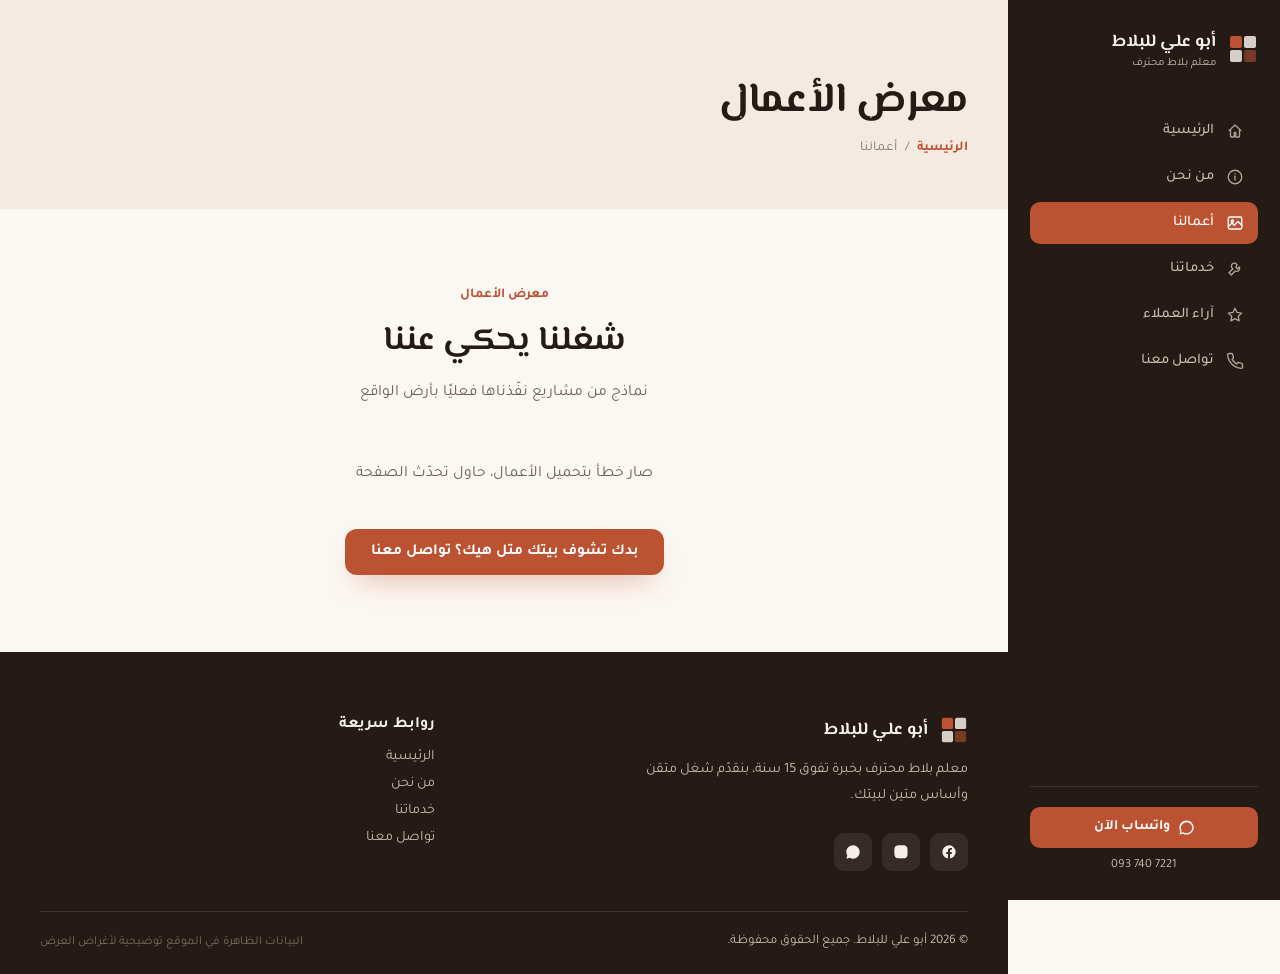
<file: gallery.html>
<!doctype html>
<html lang="ar" dir="rtl">
<head>
  <meta charset="UTF-8">
  <meta name="viewport" content="width=device-width, initial-scale=1.0">
  <title>معرض الأعمال | أبو علي للبلاط</title>
  <meta name="description" content="نماذج من مشاريع تركيب وتبليط نفّذها أبو علي للبلاط — قبل وبعد.">
  <link rel="stylesheet" href="css/style.css">
</head>
<body>

  <div class="layout">

    <!-- القائمة الجانبية -->
    <aside class="sidebar" id="sidebar">
      <a href="home.html" class="brand">
        <svg width="30" height="30" viewBox="0 0 30 30" fill="none">
          <rect x="2" y="2" width="12" height="12" rx="2" style="fill:var(--accent)"></rect>
          <rect x="16" y="2" width="12" height="12" rx="2" fill="#F5EFE8" opacity="0.85"></rect>
          <rect x="2" y="16" width="12" height="12" rx="2" fill="#F5EFE8" opacity="0.85"></rect>
          <rect x="16" y="16" width="12" height="12" rx="2" style="fill:var(--accent)" opacity="0.55"></rect>
        </svg>
        <span>
          <span class="brand-name">أبو علي للبلاط</span>
          <span class="brand-tag">معلم بلاط محترف</span>
        </span>
      </a>

      <nav class="sidebar-nav">
        <a href="home.html" class="nav-item">
          <svg width="18" height="18" viewBox="0 0 24 24" fill="none" stroke="currentColor" stroke-width="1.8" stroke-linecap="round" stroke-linejoin="round"><path d="M4 11.5L12 4l8 7.5"></path><path d="M6 10v9a1 1 0 0 0 1 1h4v-6h2v6h4a1 1 0 0 0 1-1v-9"></path></svg>
          الرئيسية
        </a>
        <a href="about.html" class="nav-item">
          <svg width="18" height="18" viewBox="0 0 24 24" fill="none" stroke="currentColor" stroke-width="1.8" stroke-linecap="round" stroke-linejoin="round"><circle cx="12" cy="12" r="9"></circle><path d="M12 11v5"></path><path d="M12 8h.01"></path></svg>
          من نحن
        </a>
        <a href="gallery.html" class="nav-item active">
          <svg width="18" height="18" viewBox="0 0 24 24" fill="none" stroke="currentColor" stroke-width="1.8" stroke-linecap="round" stroke-linejoin="round"><rect x="3" y="4" width="18" height="16" rx="2"></rect><circle cx="8.5" cy="9.5" r="1.5"></circle><path d="M21 15l-5-5-5 5-3-3-4 4"></path></svg>
          أعمالنا
        </a>
        <a href="services.html" class="nav-item">
          <svg width="18" height="18" viewBox="0 0 24 24" fill="none" stroke="currentColor" stroke-width="1.8" stroke-linecap="round" stroke-linejoin="round"><path d="M14.7 6.3a4 4 0 1 0-5.4 5.4L4 17l3 3 5.3-5.3a4 4 0 0 0 5.4-5.4l-2.4 2.4-2-2z"></path></svg>
          خدماتنا
        </a>
        <a href="testimonials.html" class="nav-item">
          <svg width="18" height="18" viewBox="0 0 24 24" fill="none" stroke="currentColor" stroke-width="1.8" stroke-linecap="round" stroke-linejoin="round"><path d="M12 3l2.7 5.6 6.1.9-4.4 4.3 1 6.1L12 16.9 6.6 19.9l1-6.1L3.2 9.5l6.1-.9z"></path></svg>
          آراء العملاء
        </a>
        <a href="contact.html" class="nav-item">
          <svg width="18" height="18" viewBox="0 0 24 24" fill="none" stroke="currentColor" stroke-width="1.8" stroke-linecap="round" stroke-linejoin="round"><path d="M22 16.92v3a2 2 0 0 1-2.18 2 19.79 19.79 0 0 1-8.63-3.07 19.5 19.5 0 0 1-6-6 19.79 19.79 0 0 1-3.07-8.67A2 2 0 0 1 4.11 2h3a2 2 0 0 1 2 1.72c.127.96.362 1.903.7 2.81a2 2 0 0 1-.45 2.11L8.09 9.91a16 16 0 0 0 6 6l1.27-1.27a2 2 0 0 1 2.11-.45c.907.338 1.85.573 2.81.7A2 2 0 0 1 22 16.92z"></path></svg>
          تواصل معنا
        </a>
      </nav>

      <div class="sidebar-bottom">
        <a href="https://wa.me/963937407221" target="_blank" rel="noopener" class="whatsapp-btn">
          <svg width="17" height="17" viewBox="0 0 24 24" fill="#fff"><path d="M12.02 2C6.5 2 2.02 6.48 2.02 12c0 1.85.5 3.58 1.36 5.07L2 22l5.08-1.33A9.96 9.96 0 0 0 12.02 22c5.52 0 10-4.48 10-10S17.54 2 12.02 2zm0 18.1c-1.65 0-3.2-.46-4.52-1.26l-.32-.19-3.02.79.8-2.94-.21-.31A8.1 8.1 0 1 1 20.12 12c0 4.47-3.63 8.1-8.1 8.1z"></path></svg>
          واتساب الآن
        </a>
        <span class="phone-note">093 740 7221</span>
      </div>
    </aside>

    <button class="menu-toggle" id="menuToggle" aria-label="فتح القائمة">
      <svg width="20" height="20" viewBox="0 0 24 24" fill="none" stroke="currentColor" stroke-width="2" stroke-linecap="round"><path d="M3 6h18M3 12h18M3 18h18"></path></svg>
    </button>
    <div class="overlay" id="overlay"></div>

    <!-- المحتوى -->
    <main class="main-content">

      <div class="page-hero">
        <div class="container">
          <h1 class="hero-title" style="font-size:clamp(1.8rem,3.4vw,2.6rem);">معرض الأعمال</h1>
          <div class="breadcrumb"><a href="home.html">الرئيسية</a><span>/</span><span>أعمالنا</span></div>
        </div>
      </div>

      <section class="section">
        <div class="container">
          <div class="section-head center reveal">
            <span class="eyebrow">معرض الأعمال</span>
            <h2 class="section-title">شغلنا يحكي عننا</h2>
            <p class="section-desc" style="margin-inline:auto;">نماذج من مشاريع نفّذناها فعليًا بأرض الواقع</p>
          </div>

          <p id="galleryLoading" class="section-desc" style="text-align:center; margin-bottom:12px;">جاري تحميل الصور...</p>
          <div class="grid-3" id="galleryGrid"></div>
          <p id="galleryEmpty" class="section-desc" style="text-align:center; margin-top:12px; display:none;">لسا ما في أعمال مضافة، تابعونا قريبًا!</p>
          <div id="galleryScrollSentinel"></div>

          <div style="text-align:center; margin-top:40px;">
            <a href="contact.html" class="btn btn-primary">بدك تشوف بيتك متل هيك؟ تواصل معنا</a>
          </div>
        </div>
      </section>

      <!-- الفوتر -->
      <footer class="site-footer">
        <div class="container">
          <div class="grid-2" style="grid-template-columns:1.3fr 1fr;">
            <div>
              <div class="brand" style="margin-bottom:14px;">
                <svg width="28" height="28" viewBox="0 0 30 30" fill="none">
                  <rect x="2" y="2" width="12" height="12" rx="2" style="fill:var(--accent)"></rect>
                  <rect x="16" y="2" width="12" height="12" rx="2" fill="#F5EFE8" opacity="0.85"></rect>
                  <rect x="2" y="16" width="12" height="12" rx="2" fill="#F5EFE8" opacity="0.85"></rect>
                  <rect x="16" y="16" width="12" height="12" rx="2" style="fill:var(--accent)" opacity="0.55"></rect>
                </svg>
                <span class="brand-name">أبو علي للبلاط</span>
              </div>
              <p style="color:var(--text-on-dark-mute); font-size:0.9rem; line-height:1.8; max-width:360px;">معلم بلاط محترف بخبرة تفوق 15 سنة، بنقدّم شغل متقن وأساس متين لبيتك.</p>
              <div class="social-row">
                <a href="#" aria-label="فيسبوك" class="social-btn"><svg width="16" height="16" viewBox="0 0 24 24" fill="#F5EFE8"><path d="M22 12a10 10 0 1 0-11.6 9.9v-7H7.9V12h2.5V9.8c0-2.5 1.5-3.9 3.8-3.9 1.1 0 2.2.2 2.2.2v2.4h-1.3c-1.2 0-1.6.8-1.6 1.6V12h2.8l-.4 2.9h-2.4v7A10 10 0 0 0 22 12z"></path></svg></a>
                <a href="#" aria-label="إنستغرام" class="social-btn"><svg width="16" height="16" viewBox="0 0 24 24" fill="#F5EFE8"><path d="M12 2c2.7 0 3.1 0 4.1.06 1.1.05 1.8.2 2.4.45.7.27 1.2.6 1.7 1.1.5.5.87 1 1.1 1.7.24.6.4 1.3.45 2.4.05 1 .06 1.4.06 4.1s0 3.1-.06 4.1c-.05 1.1-.2 1.8-.45 2.4-.27.7-.6 1.2-1.1 1.7-.5.5-1 .87-1.7 1.1-.6.24-1.3.4-2.4.45-1 .05-1.4.06-4.1.06s-3.1 0-4.1-.06c-1.1-.05-1.8-.2-2.4-.45a4.6 4.6 0 0 1-1.7-1.1 4.6 4.6 0 0 1-1.1-1.7c-.24-.6-.4-1.3-.45-2.4C2 15.1 2 14.7 2 12s0-3.1.06-4.1c.05-1.1.2-1.8.45-2.4.27-.7.6-1.2 1.1-1.7.5-.5 1-.87 1.7-1.1.6-.24 1.3-.4 2.4-.45C8.9 2 9.3 2 12 2zm0 5a5 5 0 1 1 0 10 5 5 0 0 1 0-10zm0 2a3 3 0 1 0 0 6 3 3 0 0 0 0-6zm5.1-3.5a1.15 1.15 0 1 1 0 2.3 1.15 1.15 0 0 1 0-2.3z"></path></svg></a>
                <a href="https://wa.me/963937407221" target="_blank" rel="noopener" aria-label="واتساب" class="social-btn"><svg width="16" height="16" viewBox="0 0 24 24" fill="#F5EFE8"><path d="M12.02 2C6.5 2 2.02 6.48 2.02 12c0 1.85.5 3.58 1.36 5.07L2 22l5.08-1.33A9.96 9.96 0 0 0 12.02 22c5.52 0 10-4.48 10-10S17.54 2 12.02 2z"></path></svg></a>
              </div>
            </div>
            <div>
              <div style="font-weight:700; margin-bottom:14px;">روابط سريعة</div>
              <ul style="display:flex; flex-direction:column; gap:10px; font-size:0.9rem; color:var(--text-on-dark-mute);">
                <li><a href="home.html">الرئيسية</a></li>
                <li><a href="about.html">من نحن</a></li>
                <li><a href="services.html">خدماتنا</a></li>
                <li><a href="contact.html">تواصل معنا</a></li>
              </ul>
            </div>
          </div>
          <div class="footer-bottom">
            <span class="footer-copy">© 2026 أبو علي للبلاط. جميع الحقوق محفوظة.</span>
            <span class="footer-note">البيانات الظاهرة في الموقع توضيحية لأغراض العرض</span>
          </div>
        </div>
      </footer>

    </main>
  </div>

  <script src="js/script.js"></script>
</body>
</html>
</file>
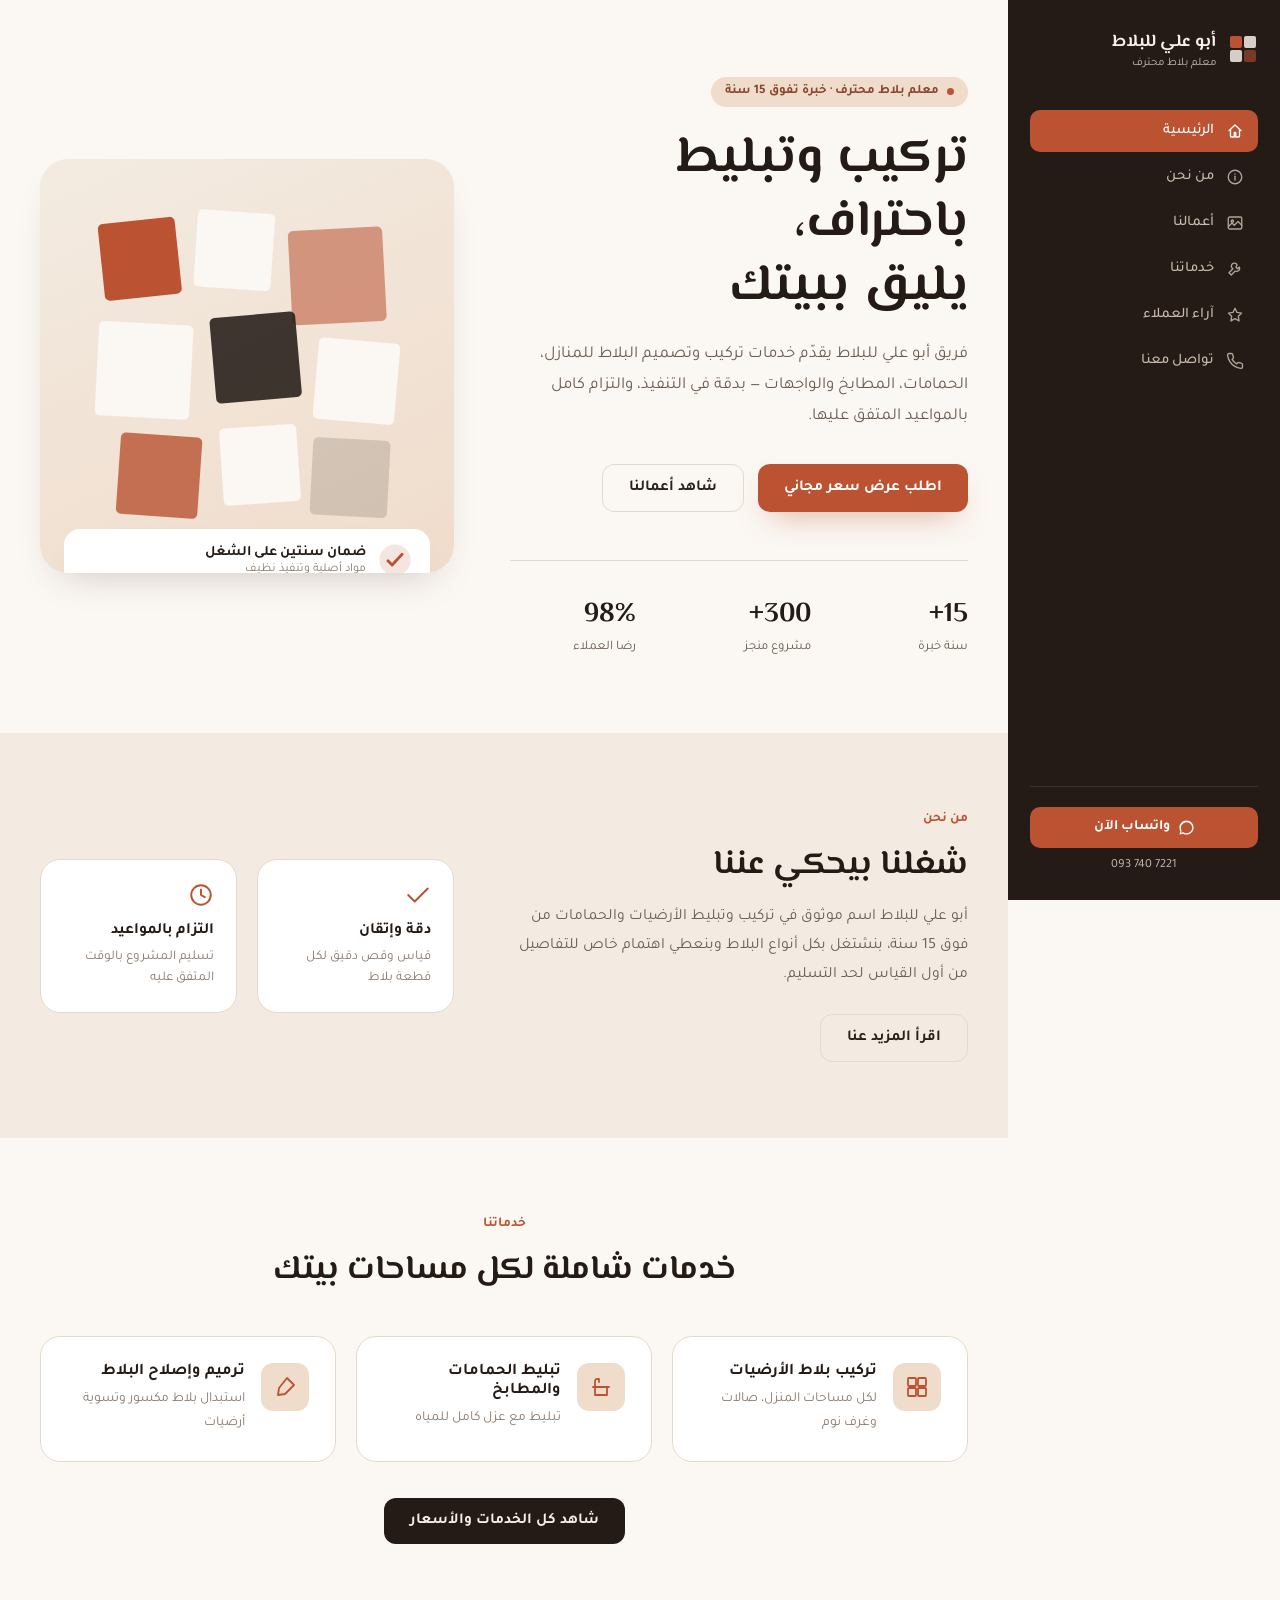
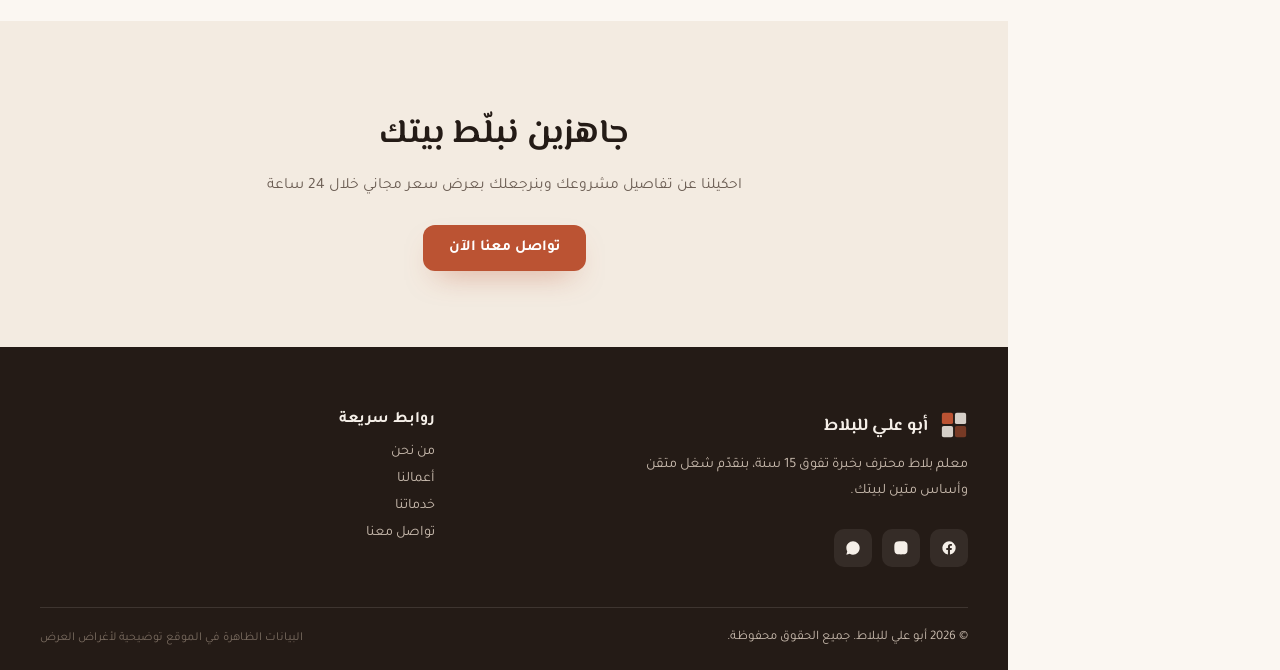
<file: home.html>
<!doctype html>
<html lang="ar" dir="rtl">
<head>
  <meta charset="UTF-8">
  <meta name="viewport" content="width=device-width, initial-scale=1.0">
  <title>أبو علي للبلاط | معلم بلاط محترف</title>
  <meta name="description" content="أبو علي للبلاط — تركيب وتبليط الأرضيات والحمامات والواجهات باحتراف، خبرة تفوق 15 سنة.">
  <link rel="stylesheet" href="css/style.css">
</head>
<body>

  <div class="layout">

    <!-- القائمة الجانبية -->
    <aside class="sidebar" id="sidebar">
      <a href="home.html" class="brand">
        <svg width="30" height="30" viewBox="0 0 30 30" fill="none">
          <rect x="2" y="2" width="12" height="12" rx="2" style="fill:var(--accent)"></rect>
          <rect x="16" y="2" width="12" height="12" rx="2" fill="#F5EFE8" opacity="0.85"></rect>
          <rect x="2" y="16" width="12" height="12" rx="2" fill="#F5EFE8" opacity="0.85"></rect>
          <rect x="16" y="16" width="12" height="12" rx="2" style="fill:var(--accent)" opacity="0.55"></rect>
        </svg>
        <span>
          <span class="brand-name">أبو علي للبلاط</span>
          <span class="brand-tag">معلم بلاط محترف</span>
        </span>
      </a>

      <nav class="sidebar-nav">
        <a href="home.html" class="nav-item active">
          <svg width="18" height="18" viewBox="0 0 24 24" fill="none" stroke="currentColor" stroke-width="1.8" stroke-linecap="round" stroke-linejoin="round"><path d="M4 11.5L12 4l8 7.5"></path><path d="M6 10v9a1 1 0 0 0 1 1h4v-6h2v6h4a1 1 0 0 0 1-1v-9"></path></svg>
          الرئيسية
        </a>
        <a href="about.html" class="nav-item">
          <svg width="18" height="18" viewBox="0 0 24 24" fill="none" stroke="currentColor" stroke-width="1.8" stroke-linecap="round" stroke-linejoin="round"><circle cx="12" cy="12" r="9"></circle><path d="M12 11v5"></path><path d="M12 8h.01"></path></svg>
          من نحن
        </a>
        <a href="gallery.html" class="nav-item">
          <svg width="18" height="18" viewBox="0 0 24 24" fill="none" stroke="currentColor" stroke-width="1.8" stroke-linecap="round" stroke-linejoin="round"><rect x="3" y="4" width="18" height="16" rx="2"></rect><circle cx="8.5" cy="9.5" r="1.5"></circle><path d="M21 15l-5-5-5 5-3-3-4 4"></path></svg>
          أعمالنا
        </a>
        <a href="services.html" class="nav-item">
          <svg width="18" height="18" viewBox="0 0 24 24" fill="none" stroke="currentColor" stroke-width="1.8" stroke-linecap="round" stroke-linejoin="round"><path d="M14.7 6.3a4 4 0 1 0-5.4 5.4L4 17l3 3 5.3-5.3a4 4 0 0 0 5.4-5.4l-2.4 2.4-2-2z"></path></svg>
          خدماتنا
        </a>
        <a href="testimonials.html" class="nav-item">
          <svg width="18" height="18" viewBox="0 0 24 24" fill="none" stroke="currentColor" stroke-width="1.8" stroke-linecap="round" stroke-linejoin="round"><path d="M12 3l2.7 5.6 6.1.9-4.4 4.3 1 6.1L12 16.9 6.6 19.9l1-6.1L3.2 9.5l6.1-.9z"></path></svg>
          آراء العملاء
        </a>
        <a href="contact.html" class="nav-item">
          <svg width="18" height="18" viewBox="0 0 24 24" fill="none" stroke="currentColor" stroke-width="1.8" stroke-linecap="round" stroke-linejoin="round"><path d="M22 16.92v3a2 2 0 0 1-2.18 2 19.79 19.79 0 0 1-8.63-3.07 19.5 19.5 0 0 1-6-6 19.79 19.79 0 0 1-3.07-8.67A2 2 0 0 1 4.11 2h3a2 2 0 0 1 2 1.72c.127.96.362 1.903.7 2.81a2 2 0 0 1-.45 2.11L8.09 9.91a16 16 0 0 0 6 6l1.27-1.27a2 2 0 0 1 2.11-.45c.907.338 1.85.573 2.81.7A2 2 0 0 1 22 16.92z"></path></svg>
          تواصل معنا
        </a>
      </nav>

      <div class="sidebar-bottom">
        <a href="https://wa.me/963937407221" target="_blank" rel="noopener" class="whatsapp-btn">
          <svg width="17" height="17" viewBox="0 0 24 24" fill="#fff"><path d="M12.02 2C6.5 2 2.02 6.48 2.02 12c0 1.85.5 3.58 1.36 5.07L2 22l5.08-1.33A9.96 9.96 0 0 0 12.02 22c5.52 0 10-4.48 10-10S17.54 2 12.02 2zm0 18.1c-1.65 0-3.2-.46-4.52-1.26l-.32-.19-3.02.79.8-2.94-.21-.31A8.1 8.1 0 1 1 20.12 12c0 4.47-3.63 8.1-8.1 8.1z"></path></svg>
          واتساب الآن
        </a>
        <span class="phone-note">093 740 7221</span>
      </div>
    </aside>

    <button class="menu-toggle" id="menuToggle" aria-label="فتح القائمة">
      <svg width="20" height="20" viewBox="0 0 24 24" fill="none" stroke="currentColor" stroke-width="2" stroke-linecap="round"><path d="M3 6h18M3 12h18M3 18h18"></path></svg>
    </button>
    <div class="overlay" id="overlay"></div>

    <!-- المحتوى -->
    <main class="main-content">

      <!-- الهيرو -->
      <section class="section">
        <div class="container hero-grid">
          <div class="reveal in-view">
            <span class="badge-pill"><span class="dot"></span> معلم بلاط محترف · خبرة تفوق 15 سنة</span>
            <h1 class="hero-title">تركيب وتبليط باحتراف،<br>يليق ببيتك</h1>
            <p class="hero-text">فريق أبو علي للبلاط يقدّم خدمات تركيب وتصميم البلاط للمنازل، الحمامات، المطابخ والواجهات — بدقة في التنفيذ، والتزام كامل بالمواعيد المتفق عليها.</p>
            <div class="hero-actions">
              <a href="contact.html" class="btn btn-primary">اطلب عرض سعر مجاني</a>
              <a href="gallery.html" class="btn btn-outline">شاهد أعمالنا</a>
            </div>

            <div class="stats-row">
              <div><div class="stat-num" data-count="15" data-suffix="+">0</div><div class="stat-label">سنة خبرة</div></div>
              <div><div class="stat-num" data-count="300" data-suffix="+">0</div><div class="stat-label">مشروع منجز</div></div>
              <div><div class="stat-num" data-count="98" data-suffix="%">0</div><div class="stat-label">رضا العملاء</div></div>
            </div>
          </div>

          <div class="hero-visual-wrap reveal reveal-delay-1 in-view">
            <svg viewBox="0 0 380 380">
              <rect x="20" y="20" width="90" height="90" rx="6" style="fill:var(--accent)" transform="rotate(-6 65 65)"></rect>
              <rect x="130" y="10" width="90" height="90" rx="6" fill="#FBF7F2" transform="rotate(4 175 55)"></rect>
              <rect x="240" y="30" width="110" height="110" rx="6" style="fill:var(--accent)" opacity="0.55" transform="rotate(-3 295 85)"></rect>
              <rect x="15" y="140" width="110" height="110" rx="6" fill="#FBF7F2" transform="rotate(3 70 195)"></rect>
              <rect x="150" y="130" width="100" height="100" rx="6" fill="#241B16" opacity="0.87" transform="rotate(-5 200 180)"></rect>
              <rect x="270" y="160" width="95" height="95" rx="6" fill="#FBF7F2" transform="rotate(5 317 207)"></rect>
              <rect x="40" y="270" width="95" height="95" rx="6" style="fill:var(--accent)" opacity="0.8" transform="rotate(4 87 317)"></rect>
              <rect x="160" y="260" width="90" height="90" rx="6" fill="#FBF7F2" transform="rotate(-4 205 305)"></rect>
              <rect x="265" y="275" width="90" height="90" rx="6" fill="#241B16" opacity="0.15" transform="rotate(3 310 320)"></rect>
            </svg>
            <div class="hero-floater">
              <svg width="34" height="34" viewBox="0 0 24 24" fill="none"><circle cx="12" cy="12" r="11" style="fill:var(--accent)" opacity="0.15"></circle><path d="M7 12.5l3 3 7-7.5" stroke-width="2" stroke-linecap="round" stroke-linejoin="round" fill="none" style="stroke:var(--accent)"></path></svg>
              <div>
                <div style="font-weight:700; font-size:0.9rem; color:var(--dark);">ضمان سنتين على الشغل</div>
                <div style="font-size:0.76rem; color:var(--ink-mute);">مواد أصلية وتنفيذ نظيف</div>
              </div>
            </div>
          </div>
        </div>
      </section>

      <!-- لمحة من نحن -->
      <section class="section section-alt">
        <div class="container hero-grid">
          <div class="reveal">
            <span class="eyebrow">من نحن</span>
            <h2 class="section-title">شغلنا بيحكي عننا</h2>
            <p class="section-desc">أبو علي للبلاط اسم موثوق في تركيب وتبليط الأرضيات والحمامات من فوق 15 سنة، بنشتغل بكل أنواع البلاط وبنعطي اهتمام خاص للتفاصيل من أول القياس لحد التسليم.</p>
            <a href="about.html" class="btn btn-outline" style="margin-top:24px;">اقرأ المزيد عنا</a>
          </div>
          <div class="grid-2 reveal reveal-delay-1">
            <div class="card why-card">
              <svg width="26" height="26" viewBox="0 0 24 24" fill="none" stroke="var(--accent)" stroke-width="1.8" stroke-linecap="round" stroke-linejoin="round"><path d="M3 12l6 6L21 6"></path></svg>
              <div class="title">دقة وإتقان</div>
              <div class="desc">قياس وقص دقيق لكل قطعة بلاط</div>
            </div>
            <div class="card why-card">
              <svg width="26" height="26" viewBox="0 0 24 24" fill="none" stroke="var(--accent)" stroke-width="1.8" stroke-linecap="round" stroke-linejoin="round"><circle cx="12" cy="12" r="9"></circle><path d="M12 7v5l3.5 2"></path></svg>
              <div class="title">التزام بالمواعيد</div>
              <div class="desc">تسليم المشروع بالوقت المتفق عليه</div>
            </div>
          </div>
        </div>
      </section>

      <!-- الخدمات (لمحة) -->
      <section class="section">
        <div class="container">
          <div class="section-head center reveal">
            <span class="eyebrow">خدماتنا</span>
            <h2 class="section-title">خدمات شاملة لكل مساحات بيتك</h2>
          </div>
          <div class="grid-3">
            <div class="card service-card reveal">
              <div class="icon-badge">
                <svg width="24" height="24" viewBox="0 0 24 24" fill="none" stroke="var(--accent)" stroke-width="1.8" stroke-linecap="round" stroke-linejoin="round"><rect x="3" y="3" width="8" height="8" rx="1"></rect><rect x="13" y="3" width="8" height="8" rx="1"></rect><rect x="3" y="13" width="8" height="8" rx="1"></rect><rect x="13" y="13" width="8" height="8" rx="1"></rect></svg>
              </div>
              <div>
                <div class="title">تركيب بلاط الأرضيات</div>
                <div class="desc">لكل مساحات المنزل، صالات وغرف نوم</div>
              </div>
            </div>
            <div class="card service-card reveal reveal-delay-1">
              <div class="icon-badge">
                <svg width="24" height="24" viewBox="0 0 24 24" fill="none" stroke="var(--accent)" stroke-width="1.8" stroke-linecap="round" stroke-linejoin="round"><path d="M4 12h16M6 12V6a2 2 0 0 1 2-2h2v3M6 12v8h12v-8"></path></svg>
              </div>
              <div>
                <div class="title">تبليط الحمامات والمطابخ</div>
                <div class="desc">تبليط مع عزل كامل للمياه</div>
              </div>
            </div>
            <div class="card service-card reveal reveal-delay-2">
              <div class="icon-badge">
                <svg width="24" height="24" viewBox="0 0 24 24" fill="none" stroke="var(--accent)" stroke-width="1.8" stroke-linecap="round" stroke-linejoin="round"><path d="M14 3l7 7-9 9-7 1 1-7z"></path></svg>
              </div>
              <div>
                <div class="title">ترميم وإصلاح البلاط</div>
                <div class="desc">استبدال بلاط مكسور وتسوية أرضيات</div>
              </div>
            </div>
          </div>
          <div style="text-align:center; margin-top:36px;">
            <a href="services.html" class="btn btn-dark">شاهد كل الخدمات والأسعار</a>
          </div>
        </div>
      </section>

      <!-- بانر تواصل -->
      <section class="section section-alt">
        <div class="container" style="text-align:center;">
          <h2 class="section-title reveal">جاهزين نبلّط بيتك</h2>
          <p class="section-desc reveal reveal-delay-1" style="margin-inline:auto;">احكيلنا عن تفاصيل مشروعك وبنرجعلك بعرض سعر مجاني خلال 24 ساعة</p>
          <a href="contact.html" class="btn btn-primary reveal reveal-delay-2" style="margin-top:24px;">تواصل معنا الآن</a>
        </div>
      </section>

      <!-- الفوتر -->
      <footer class="site-footer">
        <div class="container">
          <div class="grid-2" style="grid-template-columns:1.3fr 1fr;">
            <div>
              <div class="brand" style="margin-bottom:14px;">
                <svg width="28" height="28" viewBox="0 0 30 30" fill="none">
                  <rect x="2" y="2" width="12" height="12" rx="2" style="fill:var(--accent)"></rect>
                  <rect x="16" y="2" width="12" height="12" rx="2" fill="#F5EFE8" opacity="0.85"></rect>
                  <rect x="2" y="16" width="12" height="12" rx="2" fill="#F5EFE8" opacity="0.85"></rect>
                  <rect x="16" y="16" width="12" height="12" rx="2" style="fill:var(--accent)" opacity="0.55"></rect>
                </svg>
                <span class="brand-name">أبو علي للبلاط</span>
              </div>
              <p style="color:var(--text-on-dark-mute); font-size:0.9rem; line-height:1.8; max-width:360px;">معلم بلاط محترف بخبرة تفوق 15 سنة، بنقدّم شغل متقن وأساس متين لبيتك.</p>
              <div class="social-row">
                <a href="#" aria-label="فيسبوك" class="social-btn"><svg width="16" height="16" viewBox="0 0 24 24" fill="#F5EFE8"><path d="M22 12a10 10 0 1 0-11.6 9.9v-7H7.9V12h2.5V9.8c0-2.5 1.5-3.9 3.8-3.9 1.1 0 2.2.2 2.2.2v2.4h-1.3c-1.2 0-1.6.8-1.6 1.6V12h2.8l-.4 2.9h-2.4v7A10 10 0 0 0 22 12z"></path></svg></a>
                <a href="#" aria-label="إنستغرام" class="social-btn"><svg width="16" height="16" viewBox="0 0 24 24" fill="#F5EFE8"><path d="M12 2c2.7 0 3.1 0 4.1.06 1.1.05 1.8.2 2.4.45.7.27 1.2.6 1.7 1.1.5.5.87 1 1.1 1.7.24.6.4 1.3.45 2.4.05 1 .06 1.4.06 4.1s0 3.1-.06 4.1c-.05 1.1-.2 1.8-.45 2.4-.27.7-.6 1.2-1.1 1.7-.5.5-1 .87-1.7 1.1-.6.24-1.3.4-2.4.45-1 .05-1.4.06-4.1.06s-3.1 0-4.1-.06c-1.1-.05-1.8-.2-2.4-.45a4.6 4.6 0 0 1-1.7-1.1 4.6 4.6 0 0 1-1.1-1.7c-.24-.6-.4-1.3-.45-2.4C2 15.1 2 14.7 2 12s0-3.1.06-4.1c.05-1.1.2-1.8.45-2.4.27-.7.6-1.2 1.1-1.7.5-.5 1-.87 1.7-1.1.6-.24 1.3-.4 2.4-.45C8.9 2 9.3 2 12 2zm0 5a5 5 0 1 1 0 10 5 5 0 0 1 0-10zm0 2a3 3 0 1 0 0 6 3 3 0 0 0 0-6zm5.1-3.5a1.15 1.15 0 1 1 0 2.3 1.15 1.15 0 0 1 0-2.3z"></path></svg></a>
                <a href="https://wa.me/963937407221" target="_blank" rel="noopener" aria-label="واتساب" class="social-btn"><svg width="16" height="16" viewBox="0 0 24 24" fill="#F5EFE8"><path d="M12.02 2C6.5 2 2.02 6.48 2.02 12c0 1.85.5 3.58 1.36 5.07L2 22l5.08-1.33A9.96 9.96 0 0 0 12.02 22c5.52 0 10-4.48 10-10S17.54 2 12.02 2z"></path></svg></a>
              </div>
            </div>
            <div>
              <div style="font-weight:700; margin-bottom:14px;">روابط سريعة</div>
              <ul style="display:flex; flex-direction:column; gap:10px; font-size:0.9rem; color:var(--text-on-dark-mute);">
                <li><a href="about.html">من نحن</a></li>
                <li><a href="gallery.html">أعمالنا</a></li>
                <li><a href="services.html">خدماتنا</a></li>
                <li><a href="contact.html">تواصل معنا</a></li>
              </ul>
            </div>
          </div>
          <div class="footer-bottom">
            <span class="footer-copy">© 2026 أبو علي للبلاط. جميع الحقوق محفوظة.</span>
            <span class="footer-note">البيانات الظاهرة في الموقع توضيحية لأغراض العرض</span>
          </div>
        </div>
      </footer>

    </main>
  </div>

  <script src="js/script.js"></script>
</body>
</html>
</file>
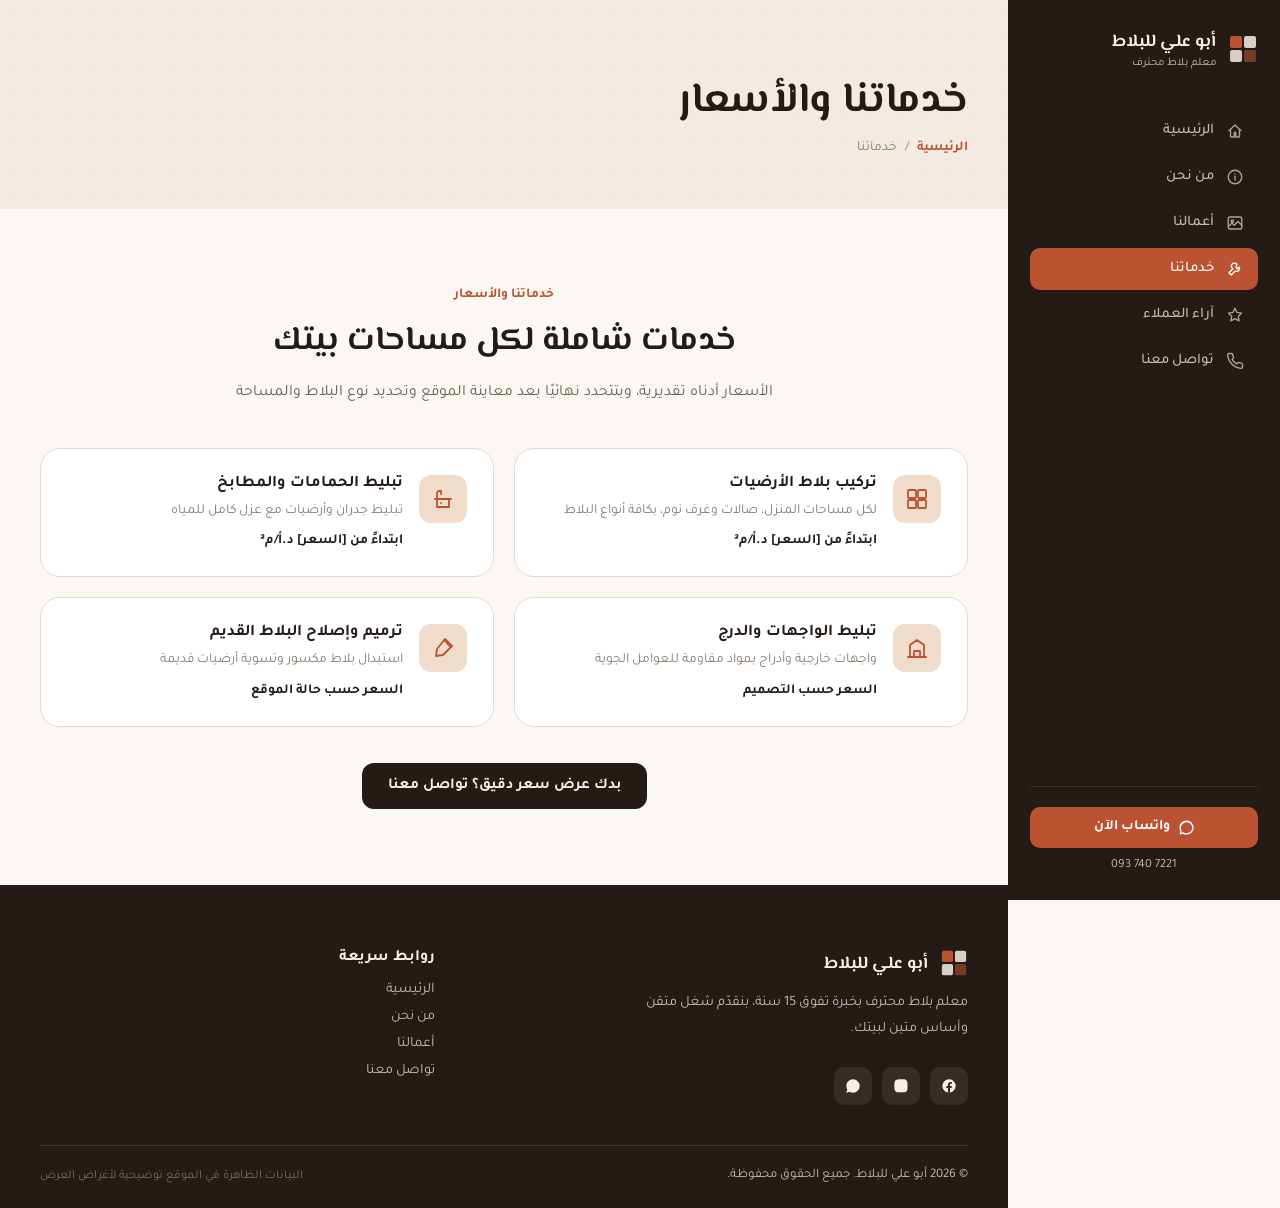
<file: services.html>
<!doctype html>
<html lang="ar" dir="rtl">
<head>
  <meta charset="UTF-8">
  <meta name="viewport" content="width=device-width, initial-scale=1.0">
  <title>خدماتنا والأسعار | أبو علي للبلاط</title>
  <meta name="description" content="خدمات تركيب وتبليط الأرضيات، الحمامات، المطابخ، الواجهات، وترميم البلاط القديم — مع أسعار تقديرية.">
  <link rel="stylesheet" href="css/style.css">
</head>
<body>

  <div class="layout">

    <!-- القائمة الجانبية -->
    <aside class="sidebar" id="sidebar">
      <a href="home.html" class="brand">
        <svg width="30" height="30" viewBox="0 0 30 30" fill="none">
          <rect x="2" y="2" width="12" height="12" rx="2" style="fill:var(--accent)"></rect>
          <rect x="16" y="2" width="12" height="12" rx="2" fill="#F5EFE8" opacity="0.85"></rect>
          <rect x="2" y="16" width="12" height="12" rx="2" fill="#F5EFE8" opacity="0.85"></rect>
          <rect x="16" y="16" width="12" height="12" rx="2" style="fill:var(--accent)" opacity="0.55"></rect>
        </svg>
        <span>
          <span class="brand-name">أبو علي للبلاط</span>
          <span class="brand-tag">معلم بلاط محترف</span>
        </span>
      </a>

      <nav class="sidebar-nav">
        <a href="home.html" class="nav-item">
          <svg width="18" height="18" viewBox="0 0 24 24" fill="none" stroke="currentColor" stroke-width="1.8" stroke-linecap="round" stroke-linejoin="round"><path d="M4 11.5L12 4l8 7.5"></path><path d="M6 10v9a1 1 0 0 0 1 1h4v-6h2v6h4a1 1 0 0 0 1-1v-9"></path></svg>
          الرئيسية
        </a>
        <a href="about.html" class="nav-item">
          <svg width="18" height="18" viewBox="0 0 24 24" fill="none" stroke="currentColor" stroke-width="1.8" stroke-linecap="round" stroke-linejoin="round"><circle cx="12" cy="12" r="9"></circle><path d="M12 11v5"></path><path d="M12 8h.01"></path></svg>
          من نحن
        </a>
        <a href="gallery.html" class="nav-item">
          <svg width="18" height="18" viewBox="0 0 24 24" fill="none" stroke="currentColor" stroke-width="1.8" stroke-linecap="round" stroke-linejoin="round"><rect x="3" y="4" width="18" height="16" rx="2"></rect><circle cx="8.5" cy="9.5" r="1.5"></circle><path d="M21 15l-5-5-5 5-3-3-4 4"></path></svg>
          أعمالنا
        </a>
        <a href="services.html" class="nav-item active">
          <svg width="18" height="18" viewBox="0 0 24 24" fill="none" stroke="currentColor" stroke-width="1.8" stroke-linecap="round" stroke-linejoin="round"><path d="M14.7 6.3a4 4 0 1 0-5.4 5.4L4 17l3 3 5.3-5.3a4 4 0 0 0 5.4-5.4l-2.4 2.4-2-2z"></path></svg>
          خدماتنا
        </a>
        <a href="testimonials.html" class="nav-item">
          <svg width="18" height="18" viewBox="0 0 24 24" fill="none" stroke="currentColor" stroke-width="1.8" stroke-linecap="round" stroke-linejoin="round"><path d="M12 3l2.7 5.6 6.1.9-4.4 4.3 1 6.1L12 16.9 6.6 19.9l1-6.1L3.2 9.5l6.1-.9z"></path></svg>
          آراء العملاء
        </a>
        <a href="contact.html" class="nav-item">
          <svg width="18" height="18" viewBox="0 0 24 24" fill="none" stroke="currentColor" stroke-width="1.8" stroke-linecap="round" stroke-linejoin="round"><path d="M22 16.92v3a2 2 0 0 1-2.18 2 19.79 19.79 0 0 1-8.63-3.07 19.5 19.5 0 0 1-6-6 19.79 19.79 0 0 1-3.07-8.67A2 2 0 0 1 4.11 2h3a2 2 0 0 1 2 1.72c.127.96.362 1.903.7 2.81a2 2 0 0 1-.45 2.11L8.09 9.91a16 16 0 0 0 6 6l1.27-1.27a2 2 0 0 1 2.11-.45c.907.338 1.85.573 2.81.7A2 2 0 0 1 22 16.92z"></path></svg>
          تواصل معنا
        </a>
      </nav>

      <div class="sidebar-bottom">
        <a href="https://wa.me/963937407221" target="_blank" rel="noopener" class="whatsapp-btn">
          <svg width="17" height="17" viewBox="0 0 24 24" fill="#fff"><path d="M12.02 2C6.5 2 2.02 6.48 2.02 12c0 1.85.5 3.58 1.36 5.07L2 22l5.08-1.33A9.96 9.96 0 0 0 12.02 22c5.52 0 10-4.48 10-10S17.54 2 12.02 2zm0 18.1c-1.65 0-3.2-.46-4.52-1.26l-.32-.19-3.02.79.8-2.94-.21-.31A8.1 8.1 0 1 1 20.12 12c0 4.47-3.63 8.1-8.1 8.1z"></path></svg>
          واتساب الآن
        </a>
        <span class="phone-note">093 740 7221</span>
      </div>
    </aside>

    <button class="menu-toggle" id="menuToggle" aria-label="فتح القائمة">
      <svg width="20" height="20" viewBox="0 0 24 24" fill="none" stroke="currentColor" stroke-width="2" stroke-linecap="round"><path d="M3 6h18M3 12h18M3 18h18"></path></svg>
    </button>
    <div class="overlay" id="overlay"></div>

    <!-- المحتوى -->
    <main class="main-content">

      <div class="page-hero">
        <div class="container">
          <h1 class="hero-title" style="font-size:clamp(1.8rem,3.4vw,2.6rem);">خدماتنا والأسعار</h1>
          <div class="breadcrumb"><a href="home.html">الرئيسية</a><span>/</span><span>خدماتنا</span></div>
        </div>
      </div>

      <section class="section">
        <div class="container">
          <div class="section-head center reveal">
            <span class="eyebrow">خدماتنا والأسعار</span>
            <h2 class="section-title">خدمات شاملة لكل مساحات بيتك</h2>
            <p class="section-desc" style="margin-inline:auto;">الأسعار أدناه تقديرية، وبتتحدد نهائيًا بعد معاينة الموقع وتحديد نوع البلاط والمساحة</p>
          </div>

          <div class="grid-2" style="grid-template-columns:repeat(2,1fr);">

            <div class="card service-card reveal">
              <div class="icon-badge">
                <svg width="24" height="24" viewBox="0 0 24 24" fill="none" stroke="var(--accent)" stroke-width="1.8" stroke-linecap="round" stroke-linejoin="round"><rect x="3" y="3" width="8" height="8" rx="1"></rect><rect x="13" y="3" width="8" height="8" rx="1"></rect><rect x="3" y="13" width="8" height="8" rx="1"></rect><rect x="13" y="13" width="8" height="8" rx="1"></rect></svg>
              </div>
              <div>
                <div class="title">تركيب بلاط الأرضيات</div>
                <div class="desc">لكل مساحات المنزل، صالات وغرف نوم، بكافة أنواع البلاط</div>
                <div class="price">ابتداءً من [السعر] د.أ/م²</div>
              </div>
            </div>

            <div class="card service-card reveal reveal-delay-1">
              <div class="icon-badge">
                <svg width="24" height="24" viewBox="0 0 24 24" fill="none" stroke="var(--accent)" stroke-width="1.8" stroke-linecap="round" stroke-linejoin="round"><path d="M4 12h16M6 12V6a2 2 0 0 1 2-2h2v3M6 12v8h12v-8"></path><path d="M10 16v0"></path></svg>
              </div>
              <div>
                <div class="title">تبليط الحمامات والمطابخ</div>
                <div class="desc">تبليط جدران وأرضيات مع عزل كامل للمياه</div>
                <div class="price">ابتداءً من [السعر] د.أ/م²</div>
              </div>
            </div>

            <div class="card service-card reveal reveal-delay-2">
              <div class="icon-badge">
                <svg width="24" height="24" viewBox="0 0 24 24" fill="none" stroke="var(--accent)" stroke-width="1.8" stroke-linecap="round" stroke-linejoin="round"><path d="M3 21h18M5 21V9l7-5 7 5v12M9 21v-6h6v6"></path></svg>
              </div>
              <div>
                <div class="title">تبليط الواجهات والدرج</div>
                <div class="desc">واجهات خارجية وأدراج بمواد مقاومة للعوامل الجوية</div>
                <div class="price">السعر حسب التصميم</div>
              </div>
            </div>

            <div class="card service-card reveal reveal-delay-3">
              <div class="icon-badge">
                <svg width="24" height="24" viewBox="0 0 24 24" fill="none" stroke="var(--accent)" stroke-width="1.8" stroke-linecap="round" stroke-linejoin="round"><path d="M14 3l7 7-9 9-7 1 1-7z"></path><path d="M13 4l7 7"></path></svg>
              </div>
              <div>
                <div class="title">ترميم وإصلاح البلاط القديم</div>
                <div class="desc">استبدال بلاط مكسور وتسوية أرضيات قديمة</div>
                <div class="price">السعر حسب حالة الموقع</div>
              </div>
            </div>

          </div>

          <div style="text-align:center; margin-top:36px;">
            <a href="contact.html" class="btn btn-dark">بدك عرض سعر دقيق؟ تواصل معنا</a>
          </div>
        </div>
      </section>

      <!-- الفوتر -->
      <footer class="site-footer">
        <div class="container">
          <div class="grid-2" style="grid-template-columns:1.3fr 1fr;">
            <div>
              <div class="brand" style="margin-bottom:14px;">
                <svg width="28" height="28" viewBox="0 0 30 30" fill="none">
                  <rect x="2" y="2" width="12" height="12" rx="2" style="fill:var(--accent)"></rect>
                  <rect x="16" y="2" width="12" height="12" rx="2" fill="#F5EFE8" opacity="0.85"></rect>
                  <rect x="2" y="16" width="12" height="12" rx="2" fill="#F5EFE8" opacity="0.85"></rect>
                  <rect x="16" y="16" width="12" height="12" rx="2" style="fill:var(--accent)" opacity="0.55"></rect>
                </svg>
                <span class="brand-name">أبو علي للبلاط</span>
              </div>
              <p style="color:var(--text-on-dark-mute); font-size:0.9rem; line-height:1.8; max-width:360px;">معلم بلاط محترف بخبرة تفوق 15 سنة، بنقدّم شغل متقن وأساس متين لبيتك.</p>
              <div class="social-row">
                <a href="#" aria-label="فيسبوك" class="social-btn"><svg width="16" height="16" viewBox="0 0 24 24" fill="#F5EFE8"><path d="M22 12a10 10 0 1 0-11.6 9.9v-7H7.9V12h2.5V9.8c0-2.5 1.5-3.9 3.8-3.9 1.1 0 2.2.2 2.2.2v2.4h-1.3c-1.2 0-1.6.8-1.6 1.6V12h2.8l-.4 2.9h-2.4v7A10 10 0 0 0 22 12z"></path></svg></a>
                <a href="#" aria-label="إنستغرام" class="social-btn"><svg width="16" height="16" viewBox="0 0 24 24" fill="#F5EFE8"><path d="M12 2c2.7 0 3.1 0 4.1.06 1.1.05 1.8.2 2.4.45.7.27 1.2.6 1.7 1.1.5.5.87 1 1.1 1.7.24.6.4 1.3.45 2.4.05 1 .06 1.4.06 4.1s0 3.1-.06 4.1c-.05 1.1-.2 1.8-.45 2.4-.27.7-.6 1.2-1.1 1.7-.5.5-1 .87-1.7 1.1-.6.24-1.3.4-2.4.45-1 .05-1.4.06-4.1.06s-3.1 0-4.1-.06c-1.1-.05-1.8-.2-2.4-.45a4.6 4.6 0 0 1-1.7-1.1 4.6 4.6 0 0 1-1.1-1.7c-.24-.6-.4-1.3-.45-2.4C2 15.1 2 14.7 2 12s0-3.1.06-4.1c.05-1.1.2-1.8.45-2.4.27-.7.6-1.2 1.1-1.7.5-.5 1-.87 1.7-1.1.6-.24 1.3-.4 2.4-.45C8.9 2 9.3 2 12 2zm0 5a5 5 0 1 1 0 10 5 5 0 0 1 0-10zm0 2a3 3 0 1 0 0 6 3 3 0 0 0 0-6zm5.1-3.5a1.15 1.15 0 1 1 0 2.3 1.15 1.15 0 0 1 0-2.3z"></path></svg></a>
                <a href="https://wa.me/963937407221" target="_blank" rel="noopener" aria-label="واتساب" class="social-btn"><svg width="16" height="16" viewBox="0 0 24 24" fill="#F5EFE8"><path d="M12.02 2C6.5 2 2.02 6.48 2.02 12c0 1.85.5 3.58 1.36 5.07L2 22l5.08-1.33A9.96 9.96 0 0 0 12.02 22c5.52 0 10-4.48 10-10S17.54 2 12.02 2z"></path></svg></a>
              </div>
            </div>
            <div>
              <div style="font-weight:700; margin-bottom:14px;">روابط سريعة</div>
              <ul style="display:flex; flex-direction:column; gap:10px; font-size:0.9rem; color:var(--text-on-dark-mute);">
                <li><a href="home.html">الرئيسية</a></li>
                <li><a href="about.html">من نحن</a></li>
                <li><a href="gallery.html">أعمالنا</a></li>
                <li><a href="contact.html">تواصل معنا</a></li>
              </ul>
            </div>
          </div>
          <div class="footer-bottom">
            <span class="footer-copy">© 2026 أبو علي للبلاط. جميع الحقوق محفوظة.</span>
            <span class="footer-note">البيانات الظاهرة في الموقع توضيحية لأغراض العرض</span>
          </div>
        </div>
      </footer>

    </main>
  </div>

  <script src="js/script.js"></script>
</body>
</html>
</file>
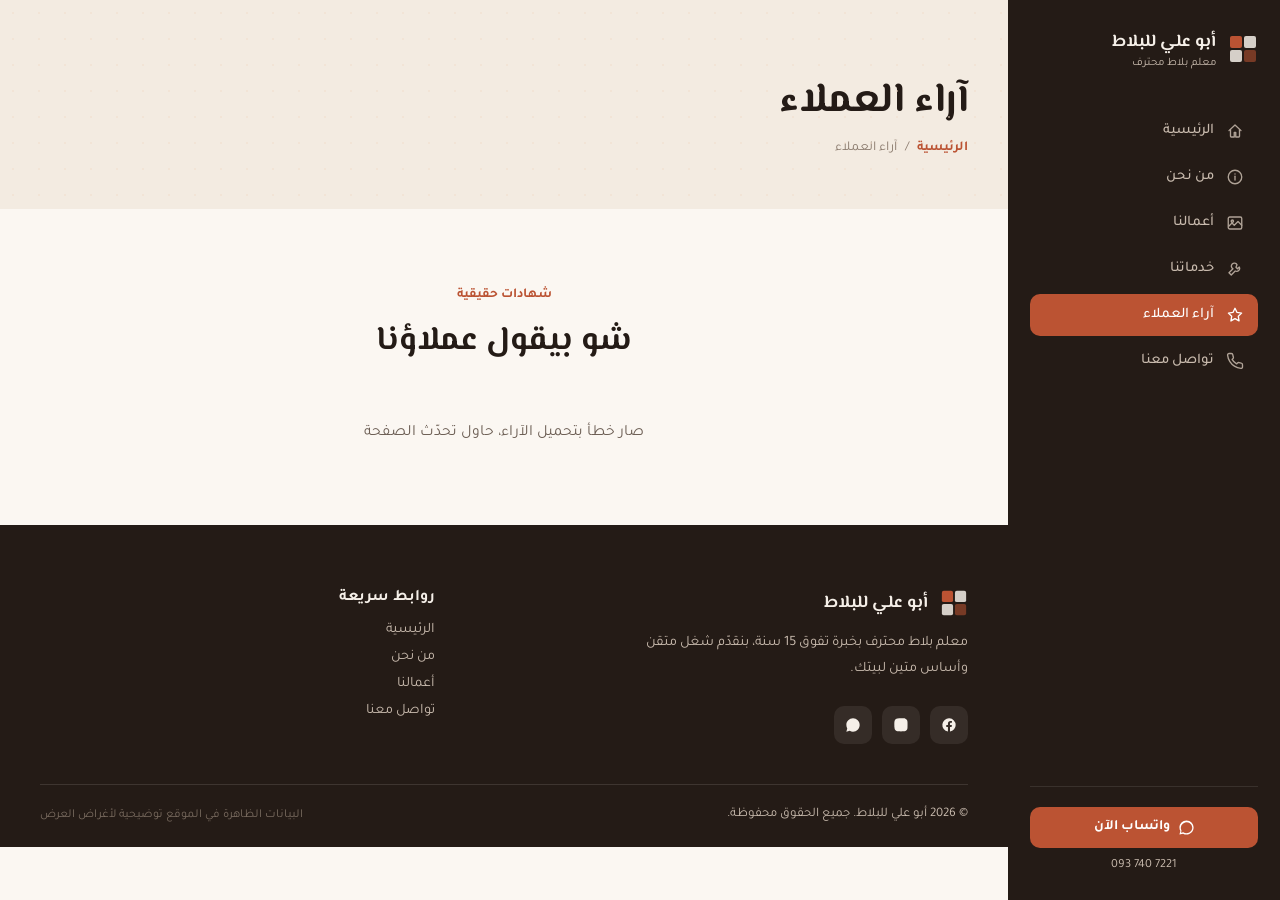
<file: testimonials.html>
<!doctype html>
<html lang="ar" dir="rtl">
<head>
  <meta charset="UTF-8">
  <meta name="viewport" content="width=device-width, initial-scale=1.0">
  <title>آراء العملاء | أبو علي للبلاط</title>
  <meta name="description" content="شو بيقول عملاء أبو علي للبلاط عن تجربتهم معنا.">
  <link rel="stylesheet" href="css/style.css">
</head>
<body>

  <div class="layout">

    <!-- القائمة الجانبية -->
    <aside class="sidebar" id="sidebar">
      <a href="home.html" class="brand">
        <svg width="30" height="30" viewBox="0 0 30 30" fill="none">
          <rect x="2" y="2" width="12" height="12" rx="2" style="fill:var(--accent)"></rect>
          <rect x="16" y="2" width="12" height="12" rx="2" fill="#F5EFE8" opacity="0.85"></rect>
          <rect x="2" y="16" width="12" height="12" rx="2" fill="#F5EFE8" opacity="0.85"></rect>
          <rect x="16" y="16" width="12" height="12" rx="2" style="fill:var(--accent)" opacity="0.55"></rect>
        </svg>
        <span>
          <span class="brand-name">أبو علي للبلاط</span>
          <span class="brand-tag">معلم بلاط محترف</span>
        </span>
      </a>

      <nav class="sidebar-nav">
        <a href="home.html" class="nav-item">
          <svg width="18" height="18" viewBox="0 0 24 24" fill="none" stroke="currentColor" stroke-width="1.8" stroke-linecap="round" stroke-linejoin="round"><path d="M4 11.5L12 4l8 7.5"></path><path d="M6 10v9a1 1 0 0 0 1 1h4v-6h2v6h4a1 1 0 0 0 1-1v-9"></path></svg>
          الرئيسية
        </a>
        <a href="about.html" class="nav-item">
          <svg width="18" height="18" viewBox="0 0 24 24" fill="none" stroke="currentColor" stroke-width="1.8" stroke-linecap="round" stroke-linejoin="round"><circle cx="12" cy="12" r="9"></circle><path d="M12 11v5"></path><path d="M12 8h.01"></path></svg>
          من نحن
        </a>
        <a href="gallery.html" class="nav-item">
          <svg width="18" height="18" viewBox="0 0 24 24" fill="none" stroke="currentColor" stroke-width="1.8" stroke-linecap="round" stroke-linejoin="round"><rect x="3" y="4" width="18" height="16" rx="2"></rect><circle cx="8.5" cy="9.5" r="1.5"></circle><path d="M21 15l-5-5-5 5-3-3-4 4"></path></svg>
          أعمالنا
        </a>
        <a href="services.html" class="nav-item">
          <svg width="18" height="18" viewBox="0 0 24 24" fill="none" stroke="currentColor" stroke-width="1.8" stroke-linecap="round" stroke-linejoin="round"><path d="M14.7 6.3a4 4 0 1 0-5.4 5.4L4 17l3 3 5.3-5.3a4 4 0 0 0 5.4-5.4l-2.4 2.4-2-2z"></path></svg>
          خدماتنا
        </a>
        <a href="testimonials.html" class="nav-item active">
          <svg width="18" height="18" viewBox="0 0 24 24" fill="none" stroke="currentColor" stroke-width="1.8" stroke-linecap="round" stroke-linejoin="round"><path d="M12 3l2.7 5.6 6.1.9-4.4 4.3 1 6.1L12 16.9 6.6 19.9l1-6.1L3.2 9.5l6.1-.9z"></path></svg>
          آراء العملاء
        </a>
        <a href="contact.html" class="nav-item">
          <svg width="18" height="18" viewBox="0 0 24 24" fill="none" stroke="currentColor" stroke-width="1.8" stroke-linecap="round" stroke-linejoin="round"><path d="M22 16.92v3a2 2 0 0 1-2.18 2 19.79 19.79 0 0 1-8.63-3.07 19.5 19.5 0 0 1-6-6 19.79 19.79 0 0 1-3.07-8.67A2 2 0 0 1 4.11 2h3a2 2 0 0 1 2 1.72c.127.96.362 1.903.7 2.81a2 2 0 0 1-.45 2.11L8.09 9.91a16 16 0 0 0 6 6l1.27-1.27a2 2 0 0 1 2.11-.45c.907.338 1.85.573 2.81.7A2 2 0 0 1 22 16.92z"></path></svg>
          تواصل معنا
        </a>
      </nav>

      <div class="sidebar-bottom">
        <a href="https://wa.me/963937407221" target="_blank" rel="noopener" class="whatsapp-btn">
          <svg width="17" height="17" viewBox="0 0 24 24" fill="#fff"><path d="M12.02 2C6.5 2 2.02 6.48 2.02 12c0 1.85.5 3.58 1.36 5.07L2 22l5.08-1.33A9.96 9.96 0 0 0 12.02 22c5.52 0 10-4.48 10-10S17.54 2 12.02 2zm0 18.1c-1.65 0-3.2-.46-4.52-1.26l-.32-.19-3.02.79.8-2.94-.21-.31A8.1 8.1 0 1 1 20.12 12c0 4.47-3.63 8.1-8.1 8.1z"></path></svg>
          واتساب الآن
        </a>
        <span class="phone-note">093 740 7221</span>
      </div>
    </aside>

    <button class="menu-toggle" id="menuToggle" aria-label="فتح القائمة">
      <svg width="20" height="20" viewBox="0 0 24 24" fill="none" stroke="currentColor" stroke-width="2" stroke-linecap="round"><path d="M3 6h18M3 12h18M3 18h18"></path></svg>
    </button>
    <div class="overlay" id="overlay"></div>

    <!-- المحتوى -->
    <main class="main-content">

      <div class="page-hero">
        <div class="container">
          <h1 class="hero-title" style="font-size:clamp(1.8rem,3.4vw,2.6rem);">آراء العملاء</h1>
          <div class="breadcrumb"><a href="home.html">الرئيسية</a><span>/</span><span>آراء العملاء</span></div>
        </div>
      </div>

      <section class="section">
        <div class="container">
          <div class="section-head center reveal">
            <span class="eyebrow">شهادات حقيقية</span>
            <h2 class="section-title">شو بيقول عملاؤنا</h2>
          </div>

          <div class="grid-3" id="testimonialsGrid"></div>
          <p id="testimonialsEmpty" class="section-desc" style="text-align:center; margin-top:12px; display:none;">لسا ما في آراء عملاء، تابعونا قريبًا!</p>
        </div>
      </section>

      <!-- الفوتر -->
      <footer class="site-footer">
        <div class="container">
          <div class="grid-2" style="grid-template-columns:1.3fr 1fr;">
            <div>
              <div class="brand" style="margin-bottom:14px;">
                <svg width="28" height="28" viewBox="0 0 30 30" fill="none">
                  <rect x="2" y="2" width="12" height="12" rx="2" style="fill:var(--accent)"></rect>
                  <rect x="16" y="2" width="12" height="12" rx="2" fill="#F5EFE8" opacity="0.85"></rect>
                  <rect x="2" y="16" width="12" height="12" rx="2" fill="#F5EFE8" opacity="0.85"></rect>
                  <rect x="16" y="16" width="12" height="12" rx="2" style="fill:var(--accent)" opacity="0.55"></rect>
                </svg>
                <span class="brand-name">أبو علي للبلاط</span>
              </div>
              <p style="color:var(--text-on-dark-mute); font-size:0.9rem; line-height:1.8; max-width:360px;">معلم بلاط محترف بخبرة تفوق 15 سنة، بنقدّم شغل متقن وأساس متين لبيتك.</p>
              <div class="social-row">
                <a href="#" aria-label="فيسبوك" class="social-btn"><svg width="16" height="16" viewBox="0 0 24 24" fill="#F5EFE8"><path d="M22 12a10 10 0 1 0-11.6 9.9v-7H7.9V12h2.5V9.8c0-2.5 1.5-3.9 3.8-3.9 1.1 0 2.2.2 2.2.2v2.4h-1.3c-1.2 0-1.6.8-1.6 1.6V12h2.8l-.4 2.9h-2.4v7A10 10 0 0 0 22 12z"></path></svg></a>
                <a href="#" aria-label="إنستغرام" class="social-btn"><svg width="16" height="16" viewBox="0 0 24 24" fill="#F5EFE8"><path d="M12 2c2.7 0 3.1 0 4.1.06 1.1.05 1.8.2 2.4.45.7.27 1.2.6 1.7 1.1.5.5.87 1 1.1 1.7.24.6.4 1.3.45 2.4.05 1 .06 1.4.06 4.1s0 3.1-.06 4.1c-.05 1.1-.2 1.8-.45 2.4-.27.7-.6 1.2-1.1 1.7-.5.5-1 .87-1.7 1.1-.6.24-1.3.4-2.4.45-1 .05-1.4.06-4.1.06s-3.1 0-4.1-.06c-1.1-.05-1.8-.2-2.4-.45a4.6 4.6 0 0 1-1.7-1.1 4.6 4.6 0 0 1-1.1-1.7c-.24-.6-.4-1.3-.45-2.4C2 15.1 2 14.7 2 12s0-3.1.06-4.1c.05-1.1.2-1.8.45-2.4.27-.7.6-1.2 1.1-1.7.5-.5 1-.87 1.7-1.1.6-.24 1.3-.4 2.4-.45C8.9 2 9.3 2 12 2zm0 5a5 5 0 1 1 0 10 5 5 0 0 1 0-10zm0 2a3 3 0 1 0 0 6 3 3 0 0 0 0-6zm5.1-3.5a1.15 1.15 0 1 1 0 2.3 1.15 1.15 0 0 1 0-2.3z"></path></svg></a>
                <a href="https://wa.me/963937407221" target="_blank" rel="noopener" aria-label="واتساب" class="social-btn"><svg width="16" height="16" viewBox="0 0 24 24" fill="#F5EFE8"><path d="M12.02 2C6.5 2 2.02 6.48 2.02 12c0 1.85.5 3.58 1.36 5.07L2 22l5.08-1.33A9.96 9.96 0 0 0 12.02 22c5.52 0 10-4.48 10-10S17.54 2 12.02 2z"></path></svg></a>
              </div>
            </div>
            <div>
              <div style="font-weight:700; margin-bottom:14px;">روابط سريعة</div>
              <ul style="display:flex; flex-direction:column; gap:10px; font-size:0.9rem; color:var(--text-on-dark-mute);">
                <li><a href="home.html">الرئيسية</a></li>
                <li><a href="about.html">من نحن</a></li>
                <li><a href="gallery.html">أعمالنا</a></li>
                <li><a href="contact.html">تواصل معنا</a></li>
              </ul>
            </div>
          </div>
          <div class="footer-bottom">
            <span class="footer-copy">© 2026 أبو علي للبلاط. جميع الحقوق محفوظة.</span>
            <span class="footer-note">البيانات الظاهرة في الموقع توضيحية لأغراض العرض</span>
          </div>
        </div>
      </footer>

    </main>
  </div>

  <script src="js/script.js"></script>
</body>
</html>
</file>
<file: css/style.css>
/* ===== أبو علي للبلاط — ستايل عام ===== */

@import url('https://fonts.googleapis.com/css2?family=El+Messiri:wght@500;600;700&family=Tajawal:wght@400;500;700;900&display=swap');

:root {
  --bg: #FBF7F2;
  --bg-alt: #F3EBE1;
  --ink: #2B211C;
  --ink-soft: #6B5D53;
  --ink-mute: #8A7A6D;
  --accent: #BB5333;
  --accent-dark: #8A4630;
  --accent-soft: #F0DCCB;
  --stone: #A79C90;
  --stone-dark: #8B8074;
  --line: #E4D9CC;
  --dark: #241B16;
  --dark-soft: #3A2C24;
  --text-on-dark: #F5EFE8;
  --text-on-dark-mute: #C9BBAE;
  --white: #FFFFFF;

  --sidebar-w: 272px;
  --radius-lg: 20px;
  --radius-md: 14px;
  --radius-sm: 10px;
  --shadow-soft: 0 18px 40px -22px rgba(43, 33, 28, 0.28);
  --ease: cubic-bezier(.4, 0, .2, 1);
}

* { box-sizing: border-box; }
html { scroll-behavior: smooth; }
html, body { overflow-x: hidden; }
body:has(.splash-page) { overflow-y: hidden; }

body {
  margin: 0;
  font-family: "Tajawal", "Segoe UI", Tahoma, sans-serif;
  background: var(--bg);
  color: var(--ink);
  direction: rtl;
  opacity: 0;
  animation: pageFade .5s var(--ease) forwards;
}

@keyframes pageFade {
  from { opacity: 0; transform: translateY(6px); }
  to   { opacity: 1; transform: translateY(0); }
}

h1, h2, h3 { font-family: "El Messiri", "Tajawal", sans-serif; margin: 0; }
p { margin: 0; }
a { color: inherit; text-decoration: none; }
ul { margin: 0; padding: 0; list-style: none; }
button { font-family: inherit; cursor: pointer; border: none; background: none; }
img, svg { display: block; max-width: 100%; }

/* ===== تخطيط الصفحة: قائمة جانبية + محتوى ===== */

.layout { display: flex; min-height: 100vh; }

.sidebar {
  width: var(--sidebar-w);
  flex-shrink: 0;
  background: var(--dark);
  color: var(--text-on-dark);
  display: flex;
  flex-direction: column;
  position: sticky;
  top: 0;
  height: 100vh;
  padding: 28px 22px;
  z-index: 100;
}

.brand { display: flex; align-items: center; gap: 12px; }
.brand-name { font-family: "El Messiri", sans-serif; font-weight: 700; font-size: 1.08rem; color: var(--text-on-dark); display: block; }
.brand-tag { font-size: 0.72rem; color: var(--text-on-dark-mute); display: block; margin-top: 2px; }

.sidebar-nav { display: flex; flex-direction: column; gap: 4px; margin-top: 40px; flex-grow: 1; }

.nav-item {
  display: flex;
  align-items: center;
  gap: 12px;
  padding: 12px 14px;
  border-radius: var(--radius-sm);
  font-size: 0.92rem;
  font-weight: 500;
  color: var(--text-on-dark-mute);
  transition: background .2s var(--ease), color .2s var(--ease), transform .2s var(--ease);
}
.nav-item svg { flex-shrink: 0; opacity: .85; transition: opacity .2s var(--ease); }
.nav-item:hover { background: rgba(245, 239, 232, 0.07); color: var(--text-on-dark); transform: translateX(-2px); }
.nav-item:hover svg { opacity: 1; }
.nav-item.active { background: var(--accent); color: #fff; }
.nav-item.active svg { opacity: 1; }

.sidebar-bottom { display: flex; flex-direction: column; gap: 10px; padding-top: 20px; border-top: 1px solid rgba(245, 239, 232, 0.1); }

.whatsapp-btn {
  display: flex; align-items: center; justify-content: center; gap: 8px;
  background: var(--accent); color: #fff; font-weight: 700; font-size: 0.88rem;
  padding: 12px; border-radius: var(--radius-sm);
  transition: filter .2s var(--ease), transform .2s var(--ease);
}
.whatsapp-btn:hover { filter: brightness(1.08); transform: translateY(-1px); }
.phone-note { text-align: center; font-size: 0.78rem; color: var(--text-on-dark-mute); direction: ltr; }

.menu-toggle {
  display: none;
  position: fixed; top: 16px; left: 16px; z-index: 200;
  width: 44px; height: 44px; border-radius: 12px;
  background: var(--dark); color: var(--text-on-dark);
  align-items: center; justify-content: center;
  box-shadow: var(--shadow-soft);
}

.overlay {
  display: none;
  position: fixed; inset: 0; background: rgba(36, 27, 22, .45);
  z-index: 90; opacity: 0; transition: opacity .25s var(--ease);
}
.overlay.active { display: block; opacity: 1; }

.main-content { flex: 1; min-width: 0; }

/* ===== حاويات وأقسام عامة ===== */

.container { max-width: 1080px; margin: 0 auto; padding: 0 clamp(20px, 5vw, 40px); }
.section { padding: clamp(48px, 6vw, 84px) 0; }
.section-alt { background: var(--bg-alt); }

.eyebrow { font-size: 0.85rem; font-weight: 700; color: var(--accent); }
.section-head { max-width: 620px; margin: 0 0 40px; }
.section-head.center { margin-inline: auto; text-align: center; }
.section-title { font-size: clamp(1.55rem, 2.6vw, 2.15rem); margin-top: 10px; color: var(--dark); }
.section-desc { margin-top: 12px; font-size: 0.98rem; color: var(--ink-soft); line-height: 1.85; }

/* ===== أزرار ===== */

.btn {
  display: inline-flex; align-items: center; justify-content: center; gap: 8px;
  padding: 14px 26px; border-radius: 12px; font-weight: 700; font-size: 0.96rem;
  transition: filter .2s var(--ease), transform .2s var(--ease), box-shadow .2s var(--ease);
}
.btn-primary { background: var(--accent); color: #fff; box-shadow: 0 14px 30px -14px rgba(187, 83, 51, .55); }
.btn-primary:hover { filter: brightness(1.06); transform: translateY(-2px); }
.btn-dark { background: var(--dark); color: var(--text-on-dark); }
.btn-dark:hover { filter: brightness(1.15); transform: translateY(-2px); }
.btn-outline { border: 1.5px solid var(--line); color: var(--ink); }
.btn-outline:hover { border-color: var(--accent); color: var(--accent); transform: translateY(-2px); }

/* ===== بطاقات ===== */

.card {
  background: var(--white); border: 1px solid var(--line); border-radius: var(--radius-lg);
  transition: box-shadow .25s var(--ease), transform .25s var(--ease);
}
.card:hover { box-shadow: var(--shadow-soft); transform: translateY(-4px); }

.icon-badge {
  width: 48px; height: 48px; border-radius: 12px; background: var(--accent-soft);
  display: flex; align-items: center; justify-content: center; flex-shrink: 0;
}

/* ===== هيرو ===== */

.hero-grid { display: grid; grid-template-columns: 1.05fr .95fr; gap: clamp(32px, 5vw, 56px); align-items: center; }
.badge-pill {
  display: inline-flex; align-items: center; gap: 8px; padding: 7px 14px; border-radius: 999px;
  background: var(--accent-soft); font-size: 0.82rem; font-weight: 700; color: var(--accent-dark);
  margin-bottom: 20px;
}
.badge-pill .dot { width: 7px; height: 7px; border-radius: 50%; background: var(--accent); }
.hero-title { font-size: clamp(2.1rem, 4.2vw, 3.2rem); line-height: 1.25; font-weight: 700; color: var(--dark); }
.hero-text { margin-top: 20px; font-size: 1.05rem; line-height: 1.85; color: var(--ink-soft); max-width: 520px; }
.hero-actions { display: flex; flex-wrap: wrap; gap: 14px; margin-top: 32px; }

.hero-visual-wrap {
  position: relative; border-radius: 28px; overflow: hidden;
  background: linear-gradient(155deg, var(--bg-alt), var(--accent-soft));
  padding: clamp(28px, 4vw, 44px); box-shadow: var(--shadow-soft);
}
.hero-floater {
  position: absolute; bottom: -18px; right: 24px; left: 24px; background: var(--white);
  border-radius: 16px; padding: 14px 18px; box-shadow: var(--shadow-soft);
  display: flex; align-items: center; gap: 12px;
}

.stats-row { display: grid; grid-template-columns: repeat(3, auto); gap: clamp(20px, 4vw, 44px); margin-top: 48px; padding-top: 32px; border-top: 1px solid var(--line); }
.stat-num { font-family: "El Messiri", sans-serif; font-weight: 700; font-size: 1.7rem; color: var(--dark); }
.stat-label { font-size: 0.82rem; color: var(--ink-soft); margin-top: 4px; }

/* ===== شبكات محتوى ===== */

.grid-2 { display: grid; grid-template-columns: repeat(2, 1fr); gap: 20px; }
.grid-3 { display: grid; grid-template-columns: repeat(3, 1fr); gap: 20px; }

.why-card { padding: 22px; }
.why-card .title { font-weight: 700; margin-top: 14px; font-size: 0.98rem; color: var(--dark); }
.why-card .desc { font-size: 0.84rem; color: var(--ink-mute); margin-top: 6px; line-height: 1.6; }

.service-card { display: flex; gap: 16px; padding: 26px; }
.service-card .title { font-weight: 700; font-size: 1.02rem; color: var(--dark); }
.service-card .desc { font-size: 0.86rem; color: var(--ink-mute); margin-top: 6px; line-height: 1.7; }
.service-card .price { font-size: 0.86rem; font-weight: 700; margin-top: 10px; color: var(--dark); }

.gallery-card { overflow: hidden; }
.gallery-card svg { width: 100%; display: block; }
.gallery-card .cap { padding: 18px 20px; }
.gallery-card .cap .title { font-weight: 700; font-size: 0.98rem; color: var(--dark); }
.gallery-card .cap .meta { font-size: 0.82rem; color: var(--ink-mute); margin-top: 4px; }

/* ===== معرض الأعمال الديناميكي (قاعدة بيانات) ===== */

.work-card { overflow: hidden; }
.work-card { cursor: pointer; }
.work-card .thumb-wrap { position: relative; }
.work-card .thumb { width: 100%; aspect-ratio: 4 / 3; object-fit: cover; display: block; background: var(--bg-alt); }
.work-card .cap { padding: 16px 18px; }
.work-card .cap .title { font-weight: 700; font-size: 0.98rem; color: var(--dark); overflow-wrap: break-word; }
.work-card .cap .date { font-size: 0.8rem; color: var(--ink-mute); margin-top: 4px; }

.card-actions { position: absolute; top: 10px; left: 10px; display: flex; gap: 8px; }
.icon-action {
  width: 34px; height: 34px; border-radius: 50%;
  background: rgba(43, 33, 28, .75); color: #fff; display: flex; align-items: center; justify-content: center;
  transition: background .2s var(--ease);
}
.icon-action.del-btn:hover { background: #B4231E; }
.icon-action.edit-btn:hover { background: var(--accent); }

.modal-overlay { position: fixed; inset: 0; background: rgba(43, 33, 28, .55); z-index: 300; display: flex; align-items: center; justify-content: center; padding: 20px; }
.modal-box { background: var(--white); border-radius: 20px; padding: 28px; width: 100%; max-width: 360px; box-shadow: var(--shadow-soft); }
.modal-box h3 { font-family: "El Messiri", sans-serif; font-size: 1.15rem; margin-bottom: 18px; color: var(--dark); }

.details-box { max-width: 480px; padding: 0; overflow: hidden; position: relative; }
.details-close {
  position: absolute; top: 12px; left: 12px; z-index: 2;
  width: 34px; height: 34px; border-radius: 50%;
  background: rgba(20, 17, 9, .55); color: #fff;
  display: flex; align-items: center; justify-content: center;
}
.details-image { width: 100%; max-height: 340px; object-fit: cover; display: block; background: var(--bg-alt); }
.details-body { padding: 22px 24px 26px; }
.details-body h3 { font-family: "El Messiri", sans-serif; font-size: 1.2rem; color: var(--dark); margin-bottom: 8px; }
.details-date { font-size: 0.82rem; color: var(--ink-mute); margin-bottom: 14px; }
.details-desc { font-size: 0.95rem; line-height: 1.85; color: var(--ink-soft); white-space: pre-line; overflow-wrap: break-word; }

.testi-card { background: var(--bg-alt); border-radius: 18px; padding: 26px; }
.testi-card .stars { display: flex; gap: 3px; margin-bottom: 14px; }
.testi-card .quote { font-size: 0.94rem; line-height: 1.85; color: #453930; overflow-wrap: break-word; }
.testi-card .name { margin-top: 18px; font-weight: 700; font-size: 0.9rem; color: var(--dark); }
.testi-card .loc { font-size: 0.78rem; color: var(--ink-mute); }

/* ===== نموذج التواصل ===== */

.contact-info-row { display: flex; align-items: center; gap: 14px; }
.contact-info-row .icon { width: 42px; height: 42px; border-radius: 11px; background: rgba(245, 239, 232, .08); display: flex; align-items: center; justify-content: center; flex-shrink: 0; }
.contact-info-row .label { font-size: 0.78rem; color: var(--text-on-dark-mute); }
.contact-info-row .value { font-weight: 700; font-size: 0.96rem; color: var(--text-on-dark); }

.form-card { background: var(--white); border-radius: 20px; padding: clamp(24px, 3vw, 34px); box-shadow: var(--shadow-soft); }
.form-field { display: flex; flex-direction: column; gap: 8px; margin-bottom: 16px; }
.form-field label { font-size: 0.84rem; font-weight: 700; color: var(--ink); }
.form-field input, .form-field textarea, .form-field select {
  width: 100%; padding: 12px 14px; border-radius: var(--radius-sm); border: 1px solid var(--line);
  background: var(--bg); font-family: inherit; font-size: 0.95rem; color: var(--ink);
  transition: border-color .2s var(--ease), box-shadow .2s var(--ease);
}
.form-field input::placeholder, .form-field textarea::placeholder { color: var(--stone); }
.form-field input:focus, .form-field textarea:focus, .form-field select:focus {
  outline: none; border-color: var(--accent); box-shadow: 0 0 0 3px rgba(187, 83, 51, .15);
}
.form-note { font-size: 0.82rem; margin-top: 10px; min-height: 1.2em; }
.form-note.success { color: #3D7A5A; }

.social-row { display: flex; gap: 10px; margin-top: 24px; }
.social-btn {
  width: 38px; height: 38px; border-radius: 10px; background: rgba(245, 239, 232, .08);
  display: flex; align-items: center; justify-content: center;
  transition: background .2s var(--ease), transform .2s var(--ease);
}
.social-btn:hover { background: var(--accent); transform: translateY(-2px); }

/* ===== فوتر ===== */

.site-footer { background: var(--dark); color: var(--text-on-dark); padding: clamp(40px, 5vw, 64px) 0 24px; }
.footer-bottom {
  margin-top: 40px; padding-top: 22px; border-top: 1px solid rgba(245, 239, 232, .12);
  display: flex; flex-wrap: wrap; align-items: center; justify-content: space-between; gap: 12px;
}
.footer-copy { font-size: 0.82rem; color: var(--text-on-dark-mute); }
.footer-note { font-size: 0.76rem; color: #7A6C60; }

/* ===== شريط صفحة داخلية (عنوان أعلى الصفحة) ===== */

.page-hero {
  padding: clamp(48px, 6vw, 76px) 0 clamp(36px, 5vw, 52px);
  background: var(--bg-alt);
  position: relative;
  overflow: hidden;
}
.page-hero::after {
  content: "";
  position: absolute; inset: 0;
  background-image: radial-gradient(var(--accent-soft) 1.5px, transparent 1.5px);
  background-size: 26px 26px;
  opacity: .5;
  pointer-events: none;
}
.page-hero .container { position: relative; }
.breadcrumb { font-size: 0.85rem; color: var(--ink-mute); display: flex; align-items: center; gap: 8px; margin-top: 12px; }
.breadcrumb a { color: var(--accent); font-weight: 700; }

/* ===== تنبيه VPN ===== */

.vpn-banner {
  position: fixed; bottom: 30px; left: 0; right: 0; z-index: 500; margin: 0;
  background: #2efa72; color: #241B16;
  padding: 12px 20px; font-size: 0.85rem; font-weight: 600;
  text-align: center;
  box-shadow: 0 -6px 18px rgba(0, 0, 0, .15);
}

/* ===== لوحة تحكم المدير ===== */

.admin-topbar {
  display: flex; align-items: center; justify-content: space-between; flex-wrap: wrap; gap: 14px;
  padding: 16px clamp(20px, 5vw, 32px);
  background: var(--dark);
}

/* ===== شاشة الدخول (Splash) ===== */

.splash-page {
  height: 100vh; height: 100dvh; background: var(--dark); color: var(--text-on-dark);
  position: relative; overflow: hidden;
  display: flex; align-items: center; justify-content: center;
  padding: 24px 24px 84px;
}
.splash-bg { position: absolute; inset: 0; width: 100%; height: 100%; opacity: .14; }
.splash-admin-icon {
  position: fixed; top: 20px; left: 20px; z-index: 20;
  width: 42px; height: 42px; border-radius: 50%;
  background: rgba(245, 239, 232, .08); color: var(--text-on-dark-mute);
  display: flex; align-items: center; justify-content: center;
  border: 1px solid rgba(245, 239, 232, .15);
  transition: background .2s var(--ease), color .2s var(--ease);
}
.splash-admin-icon:hover { background: var(--accent); color: #fff; }

.splash-content { position: relative; z-index: 2; text-align: center; max-width: 620px; }
.splash-logo { margin: 0 auto 24px; display: block; }
.splash-title { font-size: clamp(2.4rem, 6vw, 4rem); font-weight: 700; color: var(--text-on-dark); margin-top: 18px; }
.splash-tagline { margin-top: 18px; font-size: 1.05rem; color: var(--text-on-dark-mute); line-height: 1.85; }
.splash-enter-btn { margin-top: 36px; padding: 16px 34px; font-size: 1.02rem; }

@media (max-width: 560px) {
  .splash-admin-icon { top: 14px; left: 14px; width: 38px; height: 38px; }
}

/* ===== ظهور تدريجي عند التمرير ===== */

.reveal { opacity: 0; transform: translateY(22px); transition: opacity .7s var(--ease), transform .7s var(--ease); }
.reveal.in-view { opacity: 1; transform: translateY(0); }
.reveal-delay-1.in-view { transition-delay: .08s; }
.reveal-delay-2.in-view { transition-delay: .16s; }
.reveal-delay-3.in-view { transition-delay: .24s; }
.reveal-delay-4.in-view { transition-delay: .32s; }

/* ===== استجابة ===== */

@media (max-width: 960px) {
  .sidebar {
    position: fixed; top: 0; right: 0; height: 100vh;
    transform: translateX(100%);
    transition: transform .3s var(--ease);
    box-shadow: -12px 0 40px rgba(0,0,0,.25);
  }
  .sidebar.open { transform: translateX(0); }
  .menu-toggle { display: flex; }
  .main-content { padding-top: 70px; }

  .hero-grid, .grid-2, .grid-3 { grid-template-columns: 1fr !important; }
  .hero-visual-wrap { order: -1; }
  .stats-row { grid-template-columns: repeat(3, 1fr) !important; gap: 16px !important; }
}

@media (max-width: 480px) {
  .stats-row { grid-template-columns: repeat(3, 1fr) !important; }
  .stat-num { font-size: 1.3rem; }
}

@media (max-width: 700px) {
  .admin-topbar { flex-direction: column; align-items: stretch; text-align: center; }
  .admin-topbar .brand { justify-content: center; }
  .admin-topbar > div:last-child { justify-content: center; }
  .admin-topbar .btn { flex: 1; }
}

@media (max-width: 420px) {
  .form-card, .modal-box { padding: 20px; }
  .details-body { padding: 18px; }
  .btn { padding: 13px 20px; font-size: 0.9rem; }
}
</file>
